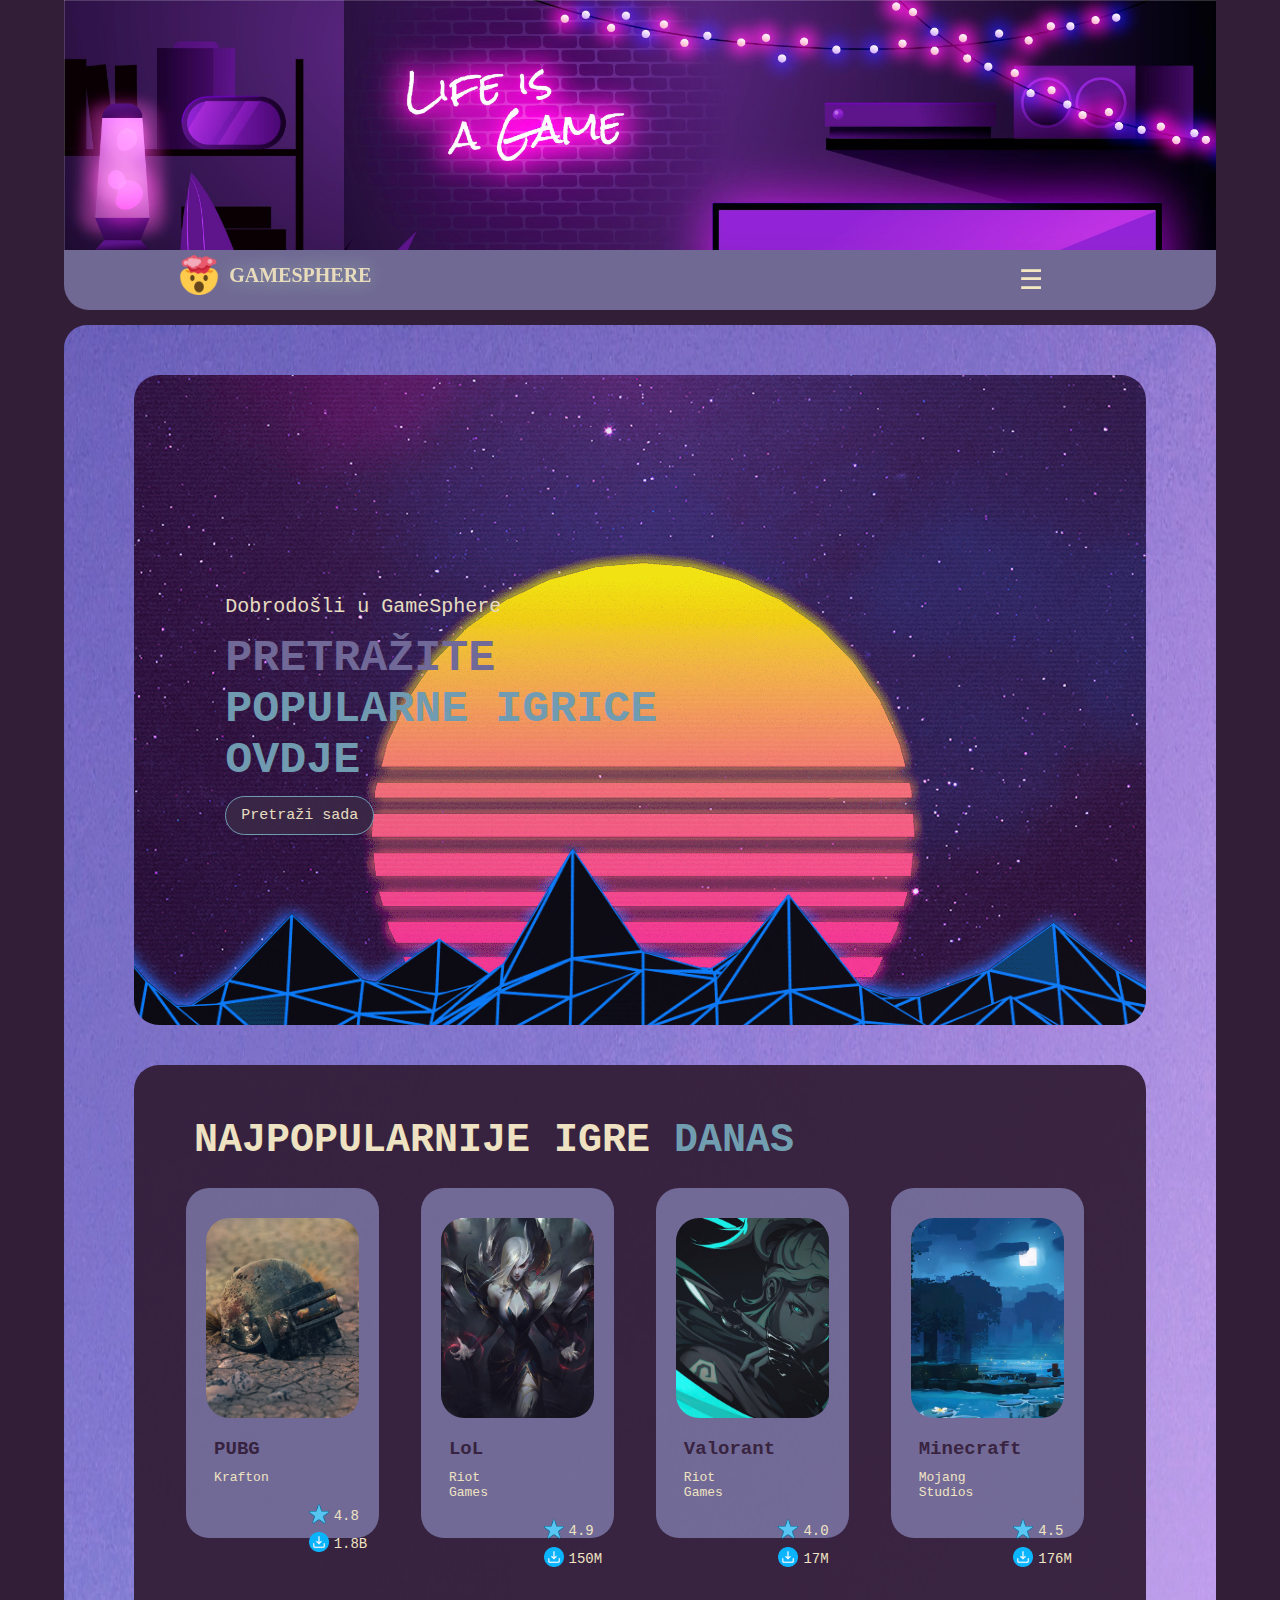
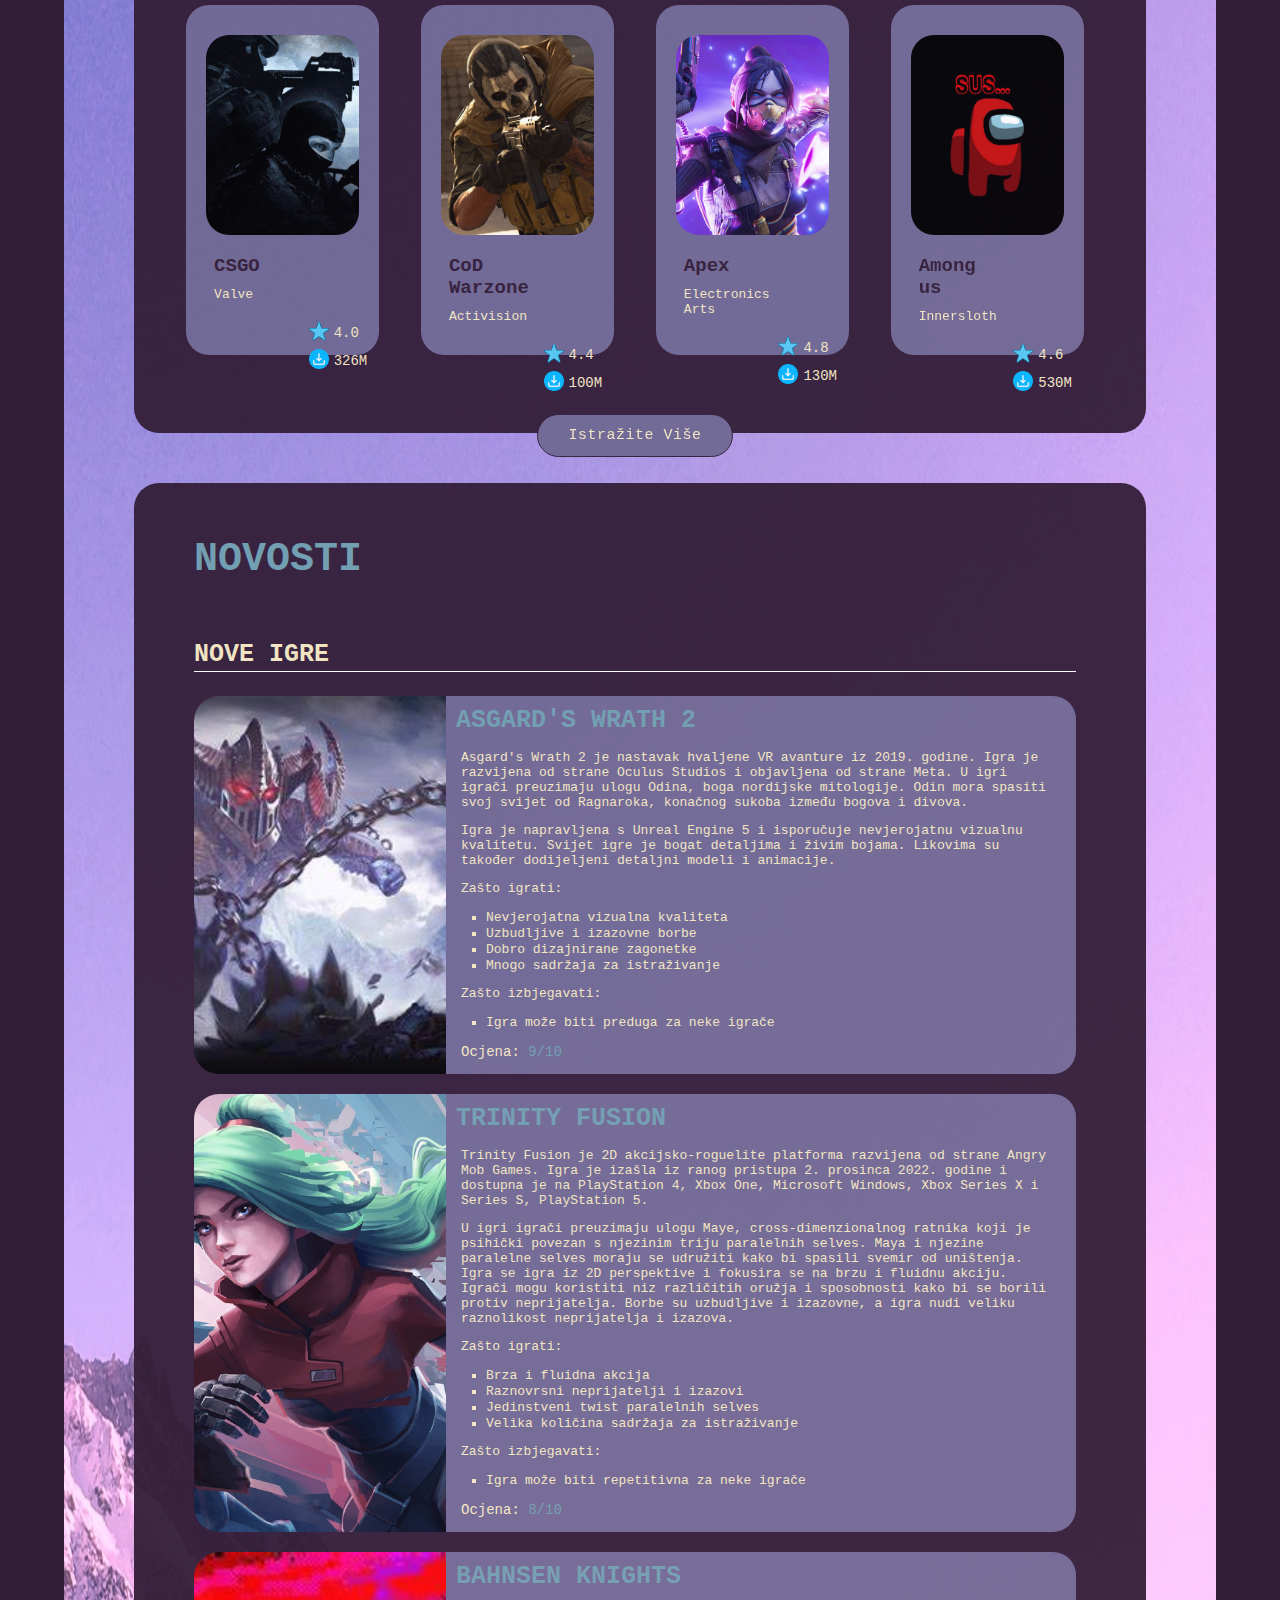
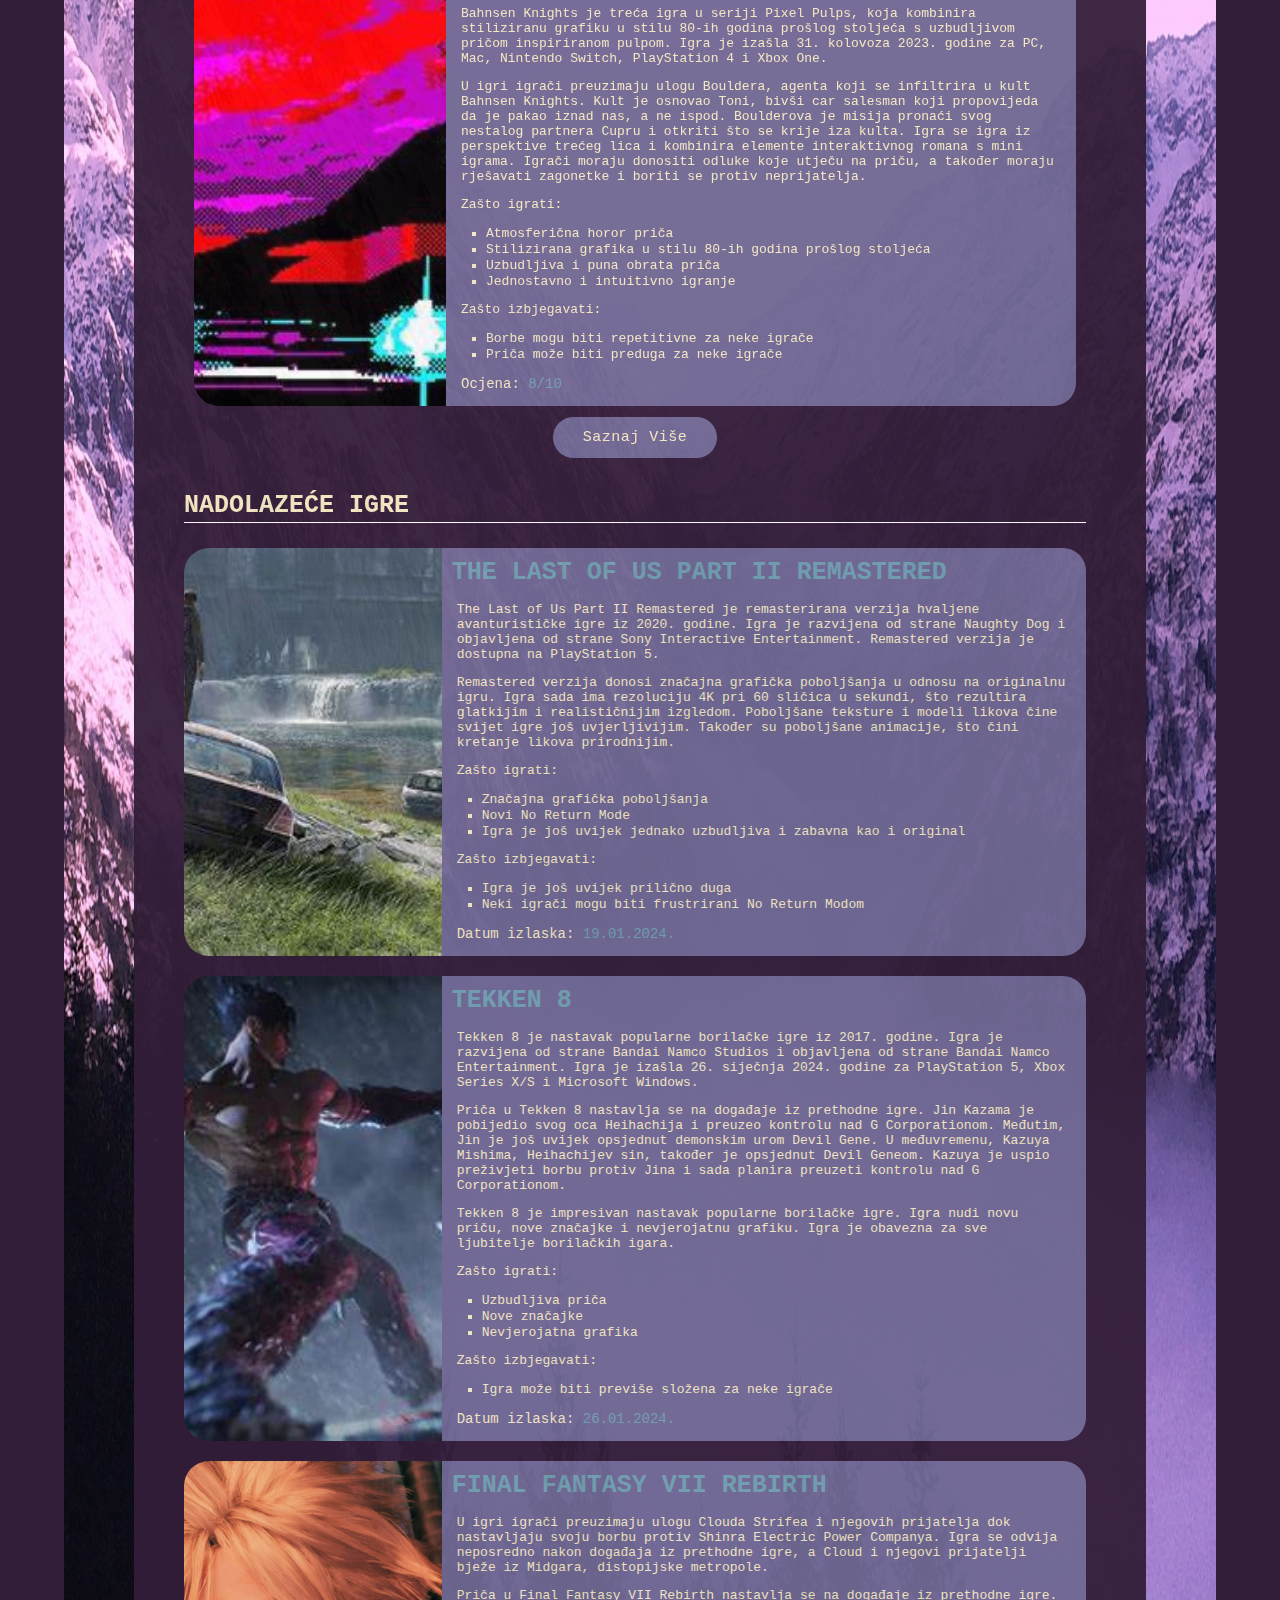
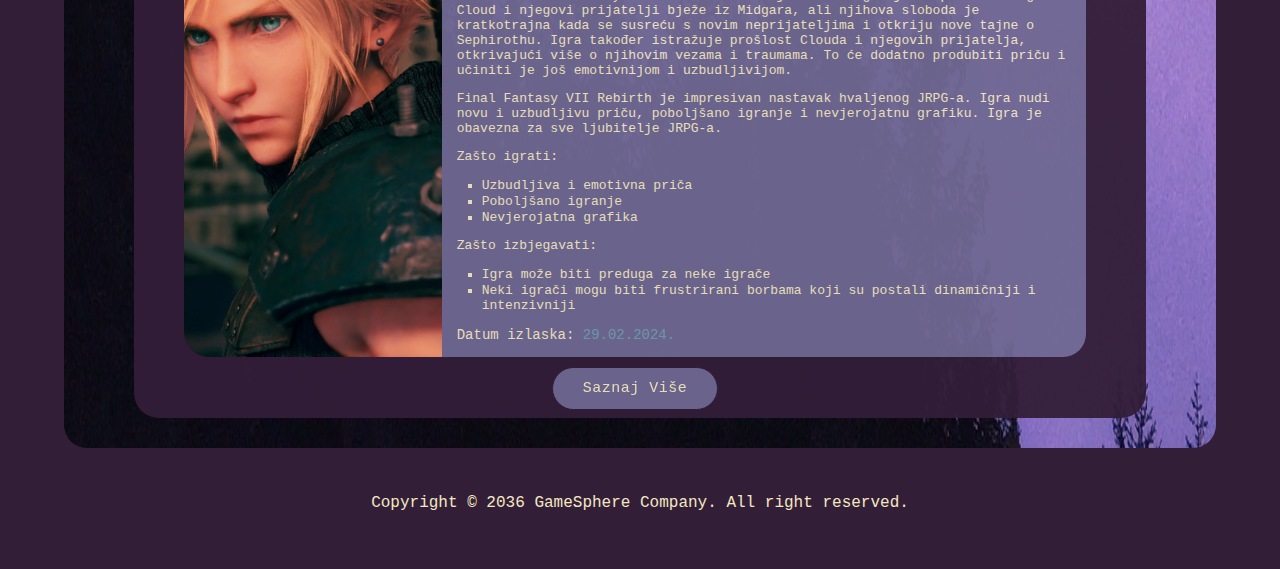
<file: Projekt/index.html>
<!DOCTYPE html>
<html>
<head>
	<title>Mateo Ljevar - projekt</title>
	<meta http-equiv="content-type" content="text/html; charset=UTF-8">
	<meta name="description" content="">
	<meta name="keywords" content="">
	<meta name="author" content="Mateo Ljevar">
	<meta name="viewport" content="width=device-width, initial-scale=1">
	<link rel="stylesheet" href="https://cdnjs.cloudflare.com/ajax/libs/font-awesome/4.7.0/css/font-awesome.min.css">
	<link rel="shortcut icon" type="image/x-icon" href="favicon/favicon.ico">		
	<link rel="stylesheet" type="text/css" href="css-java/style.css">
	<link rel="stylesheet" type="text/css" href="css-java/login.css">
	<link rel="stylesheet" type="text/css" href="css-java/signup.css">
</head>
<body>
<header style="background-image: url('slike/header.jpg')";></header>	
<div class="nav">
		<input type="checkbox" id="check">
		<label for="check" class="checkbtn">&#9776;</label>	
		<label class="logo">
			<img src="favicon/android-chrome-192x192.png">
			<h1>GAMESPHERE</h1>
			<form class="sbar">
			<input class="src" type="search" placeholder="Što te zanima?">
			<button class="sbtn" type="submit"></button>
		</form>
		</label>
		<ul>
			<label for="check" class="checkbtn" id="sik">&#9773;</label>	
			<li><a class="acmeni" href="#">Naslovna</a></li>
			<li><a href="trgovina/trgovina.html">Trgovina</a></li>
			<li><a href="kavana/kavana.html">Kavana</a></li>
			<li><a href="o-nama/nama.html">O nama</a></li>
			<li><a onclick="document.getElementById('id01').style.display='block'" style="width:auto;">Prijava</a></li>
			<li><a onclick="document.getElementById('id02').style.display='block'" style="width:auto;">Registracija</a></li>
		</ul>
</div>
<button onclick="topFunction()" id="myBtn" title="Go to top"></button>

<!-- Login -->
<div id="id01" class="logmodal" background="slike/login.jpg">
	<form class="logmodal-content loganimate" action="/action_page.php" method="post">
    <div class="logimgcontainer">
		<img src="slike/login.jpg" alt="Avatar" class="logavatar">
    </div>
    <div class="logcontainer-log">
		<label for="uname" class="logus"><b>Korisničko ime</b></label>
		<input class="login" type="text" placeholder="Unesite korisničko ime" name="uname" required>
		<label for="loguser" class="logus"><b>Lozinka</b></label>
		<input class="login" type="password" placeholder="Unesite lozinku" name="psw" required>
      	<label class="logcheck">
			<input type="checkbox" checked="checked" name="remember"> Remember me
		</label>
		<div class="fa">
		<button class="login123" type="submit">Prijava</button><br>
		<span class="fa-or">ili</span><br>
		<div class="ikona-fa">
		<a href="#"><img src="favicon/google.png" class="fa-ikona"></a>
		<a href="#"><img src="favicon/facebook.png" class="fa-ikona"></a> 
		<a href="#"><img src="favicon/twitter.png" class="fa-ikona"></a>
		</div>
    </div>
    <div class="logcontainer" style="background-color:#331E385">
		<div class="cancelrub">
		<button type="logcancel" onclick="document.getElementById('id01').style.display='none'" class="logcancel">Poništi</button></div>
		<span class="psw">Zaboravljena <a class="logpass" href="#">lozinka?</a></span>
    </div>
	</form>
	</div>
</div>
<!-- Signup -->
<div id="id02" class="smodal" background="slike/login.jpg">
	<form class="smodal-content sanimate" action="/action_page.php" method="post">
    <div class="simgcontainer">
		<img src="slike/signup.png" alt="Avatar" class="savatar">
    </div>
    <div class="scontainer-log">
		<label for="uname" class="slogus"><b>Korisničko ime</b></label>
		<input class="slogin" type="text" placeholder="Unesite korisničko ime" name="uname" required>
		<label for="smail" class="smail"><b>Email</b></label>
		<input class="slogin" type="email" placeholder="Unesite Email" name="uname" required>
		<label for="loguser" class="loguser"><b>Lozinka</b></label>
		<input class="slogin" type="password" placeholder="Unesite lozinku" name="psw" required>
		<label for="spasw" class="spasw"><b>Ponovite lozinku</b></label>
		<input class="slogin" type="password" placeholder="Unesite lozinku" name="spasw" required>
      	<label class="scheck">
			<input type="checkbox" checked="checked" name="remember" required> By creating an account you agree to our <a class="signup" href="#">Terms & Privacy.</a>
		</label>
	</div>
	<div class="scontainer" style="background-color:#331E385">
		<button class="sign123" type="submit">Registriraj me</button>
		<button type="scancel" onclick="document.getElementById('id02').style.display='none'" class="scancel">Poništi</button>
	</div>
	</form>
</div>
<script>
// Get the modal
var modal1 = document.getElementById('id01');
var modal2 = document.getElementById('id02');

// When the user clicks anywhere outside of the modal, close it
window.onclick = function(event) {
    if (event.target == modal1) {
        modal1.style.display = "none";
    }
    if (event.target == modal2) {
        modal2.style.display = "none";
    }
}
// Get the button
let mybutton = document.getElementById("myBtn");

// When the user scrolls down 20px from the top of the document, show the button
window.onscroll = function() {scrollFunction()};

function scrollFunction() {
  if (document.body.scrollTop > 200 || document.documentElement.scrollTop > 200) {
    mybutton.style.display = "block";
  } else {
    mybutton.style.display = "none";
  }
}
// When the user clicks on the button, scroll to the top of the document
function topFunction() {
  document.body.scrollTop = 0;
  document.documentElement.scrollTop = 0;
}
</script>
<button onclick="topFunction()" id="myBtn" title="Top"></button>

<!-- content -->
<div class="iza">
<div class="bn">
	<div class="bn-row">
		<div class="bn-h">Dobrodošli u GameSphere</div>
		<h4><span class="bn-s">Pretražite</span> popularne igrice ovdje</h4>
		<a class="bn-btn" href="#">Pretraži sada</a>
	</div>
</div>
<!-- Most popular -->
<div class="most-popular">
	<div class="most-popular-row">
		<h4>Najpopularnije igre <span class="mp-s">danas</span></h4>
		<div class="mp-g-row">
			<div class="mp-g">
				<div class="mp-item">
					<img src="slike/pubg.jpg" alt>
					<h4>PUBG<br><span>Krafton</span></h4>
					<ul>
						<li><i></i>4.8
						</li>
						<div class="mp-items">
						<li><i></i>1.8B
						</li></div>
					</ul>
				</div>
			</div>
			<div class="mp-g">
				<div class="mp-item">
					<img src="slike/lol.jpg" alt>
					<h4>LoL<br><span>Riot Games</span></h4>
					<ul>
						<li><i></i>4.9
						</li>
						<div class="mp-items">
						<li><i></i>150M
						</li></div>
					</ul>
				</div>
			</div>
			<div class="mp-g">
				<div class="mp-item">
					<img src="slike/valorant.jpg" alt>
					<h4>Valorant<br><span>Riot Games</span></h4>
					<ul>
						<li><i></i>4.0
						</li>
						<div class="mp-items">
						<li><i></i>17M
						</li></div>
					</ul>
				</div>
			</div>
			<div class="mp-g">
				<div class="mp-item">
					<img src="slike/minecraft.jpg" alt>
					<h4>Minecraft<br><span>Mojang Studios</span></h4>
					<ul>
						<li><i></i>4.5
						</li>
						<div class="mp-items">
						<li><i></i>176M
						</li></div>
					</ul>
				</div>
			</div>
			<div class="mp-g">
				<div class="mp-item">
					<img src="slike/csgo.jpg" alt>
					<h4>CSGO<br><span>Valve</span></h4>
					<ul>
						<li><i></i>4.0
						</li>
						<div class="mp-items">
						<li><i></i>326M
						</li></div>
					</ul>
				</div>
			</div>
			<div class="mp-g">
				<div class="mp-item">
					<img src="slike/codwar.jpg" width="100%" alt>
					<h4>CoD Warzone<br><span>Activision</span></h4>
					<ul>
						<li><i></i>4.4
						</li>
						<div class="mp-items">
						<li><i></i>100M
						</li></div>
					</ul>
				</div>
			</div>
			<div class="mp-g">
				<div class="mp-item">
					<img src="slike/apex.jpg" width="100%" alt>
					<h4>Apex<br><span>Electronics Arts</span></h4>
					<ul>
						<li><i></i>4.8
						</li>
						<div class="mp-items">
						<li><i></i>130M
						</li></div>
					</ul>
				</div>
			</div>
			<div class="mp-g">
				<div class="mp-item">
					<img src="slike/amogus.jpg" width="100%" alt>
					<h4>Among us<br><span>Innersloth</span></h4>
					<ul>
						<li><i></i>4.6
						</li>
						<div class="mp-items">
						<li><i></i>530M
						</li></div>
					</ul>
				</div>
			</div>
			<div class="mp-button">
				<div class="mpp-button">
					<a href="#">Istražite više</a>
				</div>
			</div>
		</div>
	</div>
</div>
<!-- Novosti -->
<div class="novosti">
	<div class="novosti-row">
		<h4>Novosti</h4>
		<div class="novosti-g-row">
			<div class="nove-igre">
				<h6>Nove igre</h6><div id="border-nov"></div>
				<div class="novosti-g">
					<div class="novosti-item">
						<img src="slike/asgard.jpg">
						<div class="novosti-item-txt">
							<h6>Asgard's Wrath 2</h6>
							<p>Asgard's Wrath 2 je nastavak hvaljene VR avanture iz 2019. godine. Igra je razvijena od strane Oculus Studios i objavljena od strane Meta. U igri igrači preuzimaju ulogu Odina, boga nordijske mitologije. Odin mora spasiti svoj svijet od Ragnaroka, konačnog sukoba između bogova i divova.</p>
							<p>Igra je napravljena s Unreal Engine 5 i isporučuje nevjerojatnu vizualnu kvalitetu. Svijet igre je bogat detaljima i živim bojama. Likovima su također dodijeljeni detaljni modeli i animacije.</p>
							<p>Zašto igrati:</p>
							<ul>
								<li>Nevjerojatna vizualna kvaliteta</li>
								<li>Uzbudljive i izazovne borbe</li>
								<li>Dobro dizajnirane zagonetke</li>
								<li>Mnogo sadržaja za istraživanje</li>
							</ul>
							<p>Zašto izbjegavati:</p>
							<ul>
								<li>Igra može biti preduga za neke igrače</li>
							</ul>
							<p style="font-size:14px;">Ocjena: <span style="color:#70A0AF">9/10</span></p>
						</div>
					</div>
					<div class="novosti-item">
						<img src="slike/trinity.jpg">
						<div class="novosti-item-txt">
							<h6>Trinity Fusion</h6>
							<p>Trinity Fusion je 2D akcijsko-roguelite platforma razvijena od strane Angry Mob Games. Igra je izašla iz ranog pristupa 2. prosinca 2022. godine i dostupna je na PlayStation 4, Xbox One, Microsoft Windows, Xbox Series X i Series S, PlayStation 5.</p>
							<p>U igri igrači preuzimaju ulogu Maye, cross-dimenzionalnog ratnika koji je psihički povezan s njezinim triju paralelnih selves. Maya i njezine paralelne selves moraju se udružiti kako bi spasili svemir od uništenja. Igra se igra iz 2D perspektive i fokusira se na brzu i fluidnu akciju. Igrači mogu koristiti niz različitih oružja i sposobnosti kako bi se borili protiv neprijatelja. Borbe su uzbudljive i izazovne, a igra nudi veliku raznolikost neprijatelja i izazova.</p>
							<p>Zašto igrati:</p>
							<ul>
								<li>Brza i fluidna akcija</li>
								<li>Raznovrsni neprijatelji i izazovi</li>
								<li>Jedinstveni twist paralelnih selves</li>
								<li>Velika količina sadržaja za istraživanje</li>
							</ul>
							<p>Zašto izbjegavati:</p>
							<ul>
								<li>Igra može biti repetitivna za neke igrače</li>
							</ul>
							<p style="font-size:14px;">Ocjena: <span style="color:#70A0AF">8/10</span></p>
						</div>
					</div>
					<div class="novosti-item">
						<img src="slike/knight.jpg">
						<div class="novosti-item-txt">
							<h6>Bahnsen Knights</h6>
							<p>Bahnsen Knights je treća igra u seriji Pixel Pulps, koja kombinira stiliziranu grafiku u stilu 80-ih godina prošlog stoljeća s uzbudljivom pričom inspiriranom pulpom. Igra je izašla 31. kolovoza 2023. godine za PC, Mac, Nintendo Switch, PlayStation 4 i Xbox One.</p>
							<p>U igri igrači preuzimaju ulogu Bouldera, agenta koji se infiltrira u kult Bahnsen Knights. Kult je osnovao Toni, bivši car salesman koji propovijeda da je pakao iznad nas, a ne ispod. Boulderova je misija pronaći svog nestalog partnera Cupru i otkriti što se krije iza kulta.
							Igra se igra iz perspektive trećeg lica i kombinira elemente interaktivnog romana s mini igrama. Igrači moraju donositi odluke koje utječu na priču, a također moraju rješavati zagonetke i boriti se protiv neprijatelja.</p>
							<p>Zašto igrati:</p>
							<ul>
								<li>Atmosferična horor priča</li>
								<li>Stilizirana grafika u stilu 80-ih godina prošlog stoljeća</li>
								<li>Uzbudljiva i puna obrata priča</li>
								<li>Jednostavno i intuitivno igranje</li>
							</ul>
							<p>Zašto izbjegavati:</p>
							<ul>
								<li>Borbe mogu biti repetitivne za neke igrače</li>
								<li>Priča može biti preduga za neke igrače</li>
							</ul>
							<p style="font-size:14px;">Ocjena: <span style="color:#70A0AF">8/10</span></p>
						</div>	
					
					</div>
				</div>
				<div class="gt-button">
					<div class="gtt-button">
						<a href="#">Saznaj više</a>
					</div>
				</div>
			</div>
			<div class="dalje">
				<h6>Nadolazeće igre</h6><div id="border-nov"></div>
				<div class="novosti-g">
					<div class="novosti-item">
						<img src="slike/lass.jpg">
						<div class="novosti-item-txt">
							<h6>The Last of Us Part II Remastered</h6>
							<p>The Last of Us Part II Remastered je remasterirana verzija hvaljene avanturističke igre iz 2020. godine. Igra je razvijena od strane Naughty Dog i objavljena od strane Sony Interactive Entertainment. Remastered verzija je dostupna na PlayStation 5.</p>
							<p>Remastered verzija donosi značajna grafička poboljšanja u odnosu na originalnu igru. Igra sada ima rezoluciju 4K pri 60 sličica u sekundi, što rezultira glatkijim i realističnijim izgledom. Poboljšane teksture i modeli likova čine svijet igre još uvjerljivijim. Također su poboljšane animacije, što čini kretanje likova prirodnijim.</p>
							<p>Zašto igrati:</p>
							<ul>
								<li>Značajna grafička poboljšanja</li>
								<li>Novi No Return Mode</li>
								<li>Igra je još uvijek jednako uzbudljiva i zabavna kao i original</li>
							</ul>
							<p>Zašto izbjegavati:</p>
							<ul>
								<li>Igra je još uvijek prilično duga</li>
								<li>Neki igrači mogu biti frustrirani No Return Modom</li>
							</ul>
							<p style="font-size:14px;">Datum izlaska: <span style="color:#70A0AF">19.01.2024.</span></p>
						</div>
					</div>
					<div class="novosti-item">
						<img src="slike/tekken.jpg">
						<div class="novosti-item-txt">
							<h6>Tekken 8</h6>
							<p>Tekken 8 je nastavak popularne borilačke igre iz 2017. godine. Igra je razvijena od strane Bandai Namco Studios i objavljena od strane Bandai Namco Entertainment. Igra je izašla 26. siječnja 2024. godine za PlayStation 5, Xbox Series X/S i Microsoft Windows.</p>
							<p>Priča u Tekken 8 nastavlja se na događaje iz prethodne igre. Jin Kazama je pobijedio svog oca Heihachija i preuzeo kontrolu nad G Corporationom. Međutim, Jin je još uvijek opsjednut demonskim urom Devil Gene. U međuvremenu, Kazuya Mishima, Heihachijev sin, također je opsjednut Devil Geneom. Kazuya je uspio preživjeti borbu protiv Jina i sada planira preuzeti kontrolu nad G Corporationom.</p>
							<p>Tekken 8 je impresivan nastavak popularne borilačke igre. Igra nudi novu priču, nove značajke i nevjerojatnu grafiku. Igra je obavezna za sve ljubitelje borilačkih igara.</p>
							<p>Zašto igrati:</p>
							<ul>
								<li>Uzbudljiva priča</li>
								<li>Nove značajke</li>
								<li>Nevjerojatna grafika</li>
							</ul>
							<p>Zašto izbjegavati:</p>
							<ul>
								<li>Igra može biti previše složena za neke igrače</li>
							</ul>
							<p style="font-size:14px;">Datum izlaska: <span style="color:#70A0AF">26.01.2024.</span></p>
						</div>
					</div>
					<div class="novosti-item">
						<img src="slike/final.jpg">
						<div class="novosti-item-txt">
							<h6>Final Fantasy VII Rebirth</h6>
							<p>U igri igrači preuzimaju ulogu Clouda Strifea i njegovih prijatelja dok nastavljaju svoju borbu protiv Shinra Electric Power Companya. Igra se odvija neposredno nakon događaja iz prethodne igre, a Cloud i njegovi prijatelji bježe iz Midgara, distopijske metropole.</p>
							<p>Priča u Final Fantasy VII Rebirth nastavlja se na događaje iz prethodne igre. Cloud i njegovi prijatelji bježe iz Midgara, ali njihova sloboda je kratkotrajna kada se susreću s novim neprijateljima i otkriju nove tajne o Sephirothu.
							Igra također istražuje prošlost Clouda i njegovih prijatelja, otkrivajući više o njihovim vezama i traumama. To će dodatno produbiti priču i učiniti je još emotivnijom i uzbudljivijom.</p>
							<p>Final Fantasy VII Rebirth je impresivan nastavak hvaljenog JRPG-a. Igra nudi novu i uzbudljivu priču, poboljšano igranje i nevjerojatnu grafiku. Igra je obavezna za sve ljubitelje JRPG-a.</p>
							<p>Zašto igrati:</p>
							<ul>
								<li>Uzbudljiva i emotivna priča</li>
								<li>Poboljšano igranje</li>
								<li>Nevjerojatna grafika</li>
							</ul>
							<p>Zašto izbjegavati:</p>
							<ul>
								<li>Igra može biti preduga za neke igrače</li>
								<li>Neki igrači mogu biti frustrirani borbama koji su postali dinamičniji i intenzivniji</li>
							</ul>
							<p style="font-size:14px;">Datum izlaska: <span style="color:#70A0AF">29.02.2024.</span></p>
						</div>
					</div>
					
				</div>
				<div class="gt-button">
					<div class="gtt-button">
						<a href="#">Saznaj više</a>
					</div>
				</div>
			</div>
		</div>
		</div>
	</div>
</div>
</div>
<footer>
	<div class="fcont">
		<p>Copyright © 2036 <a href="#">GameSphere</a> Company. All right reserved.</p>
	</div>
</footer>
</body>
</html>
</file>
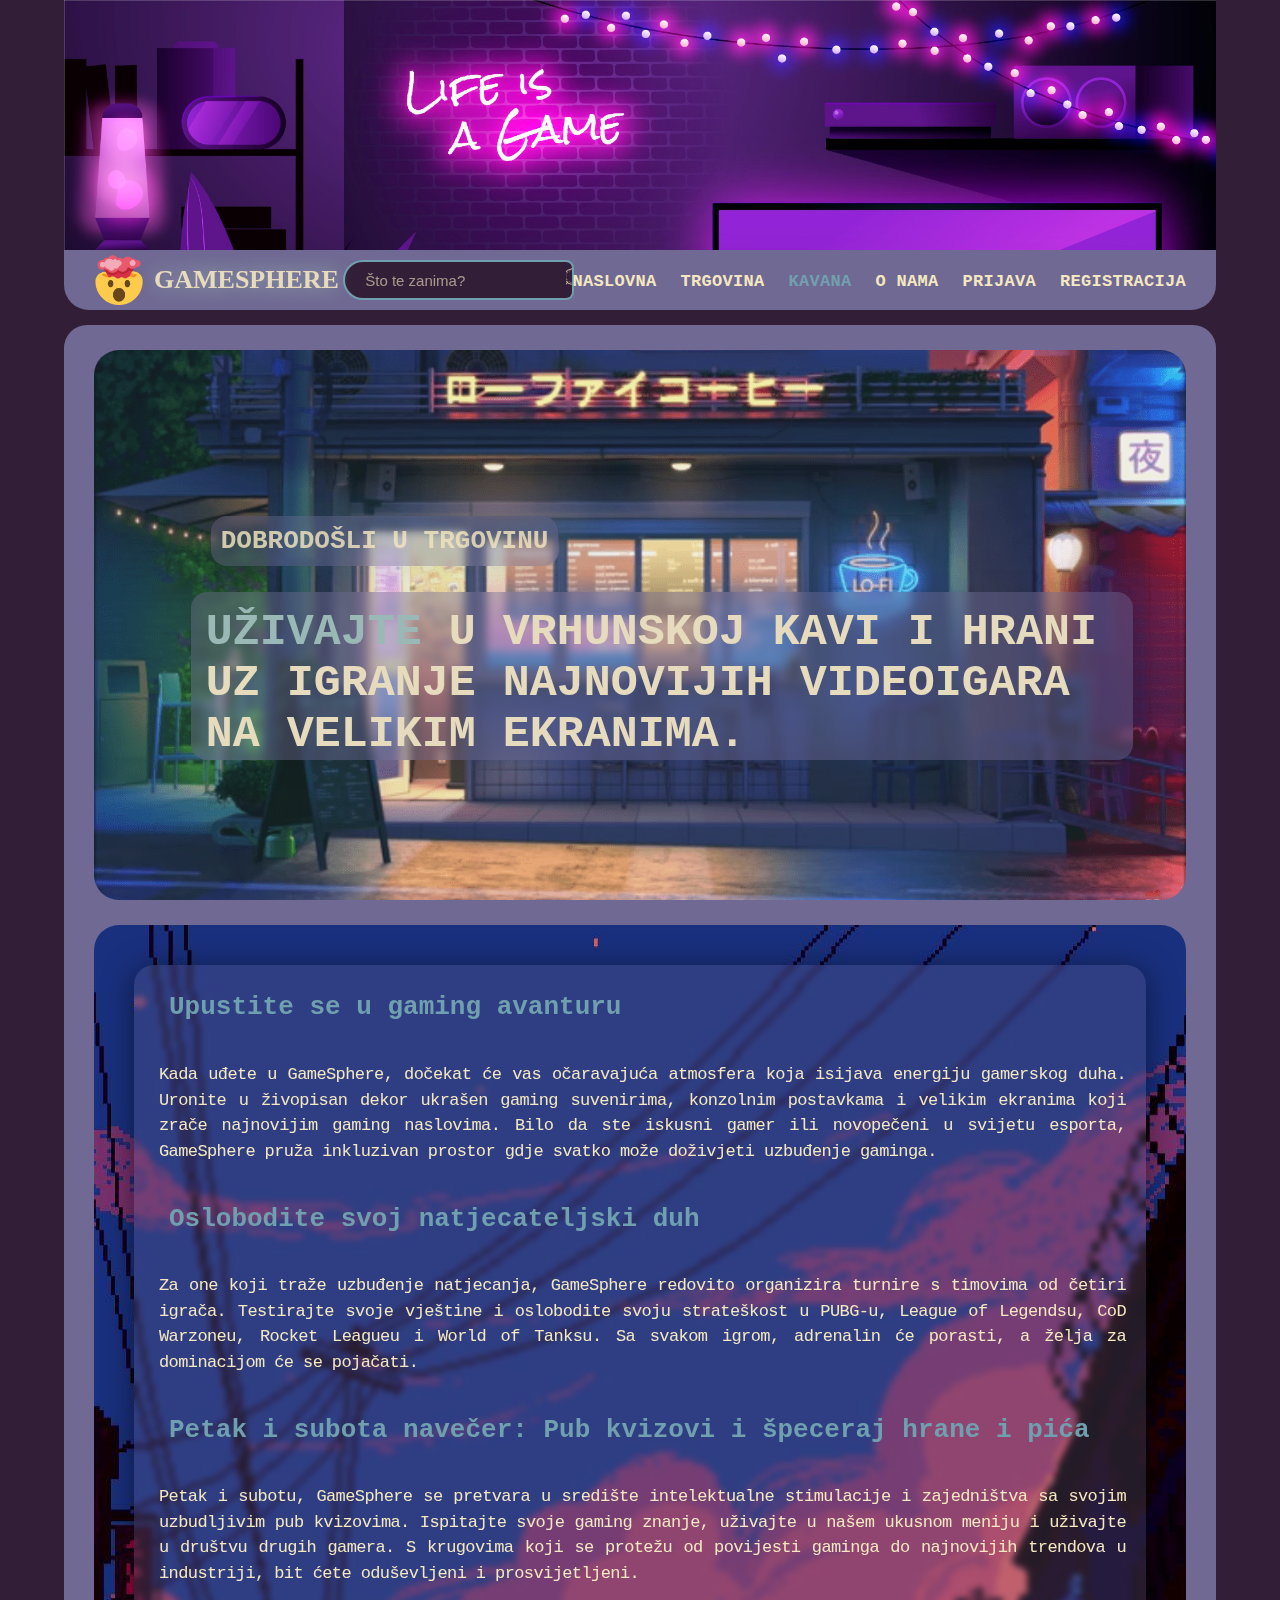
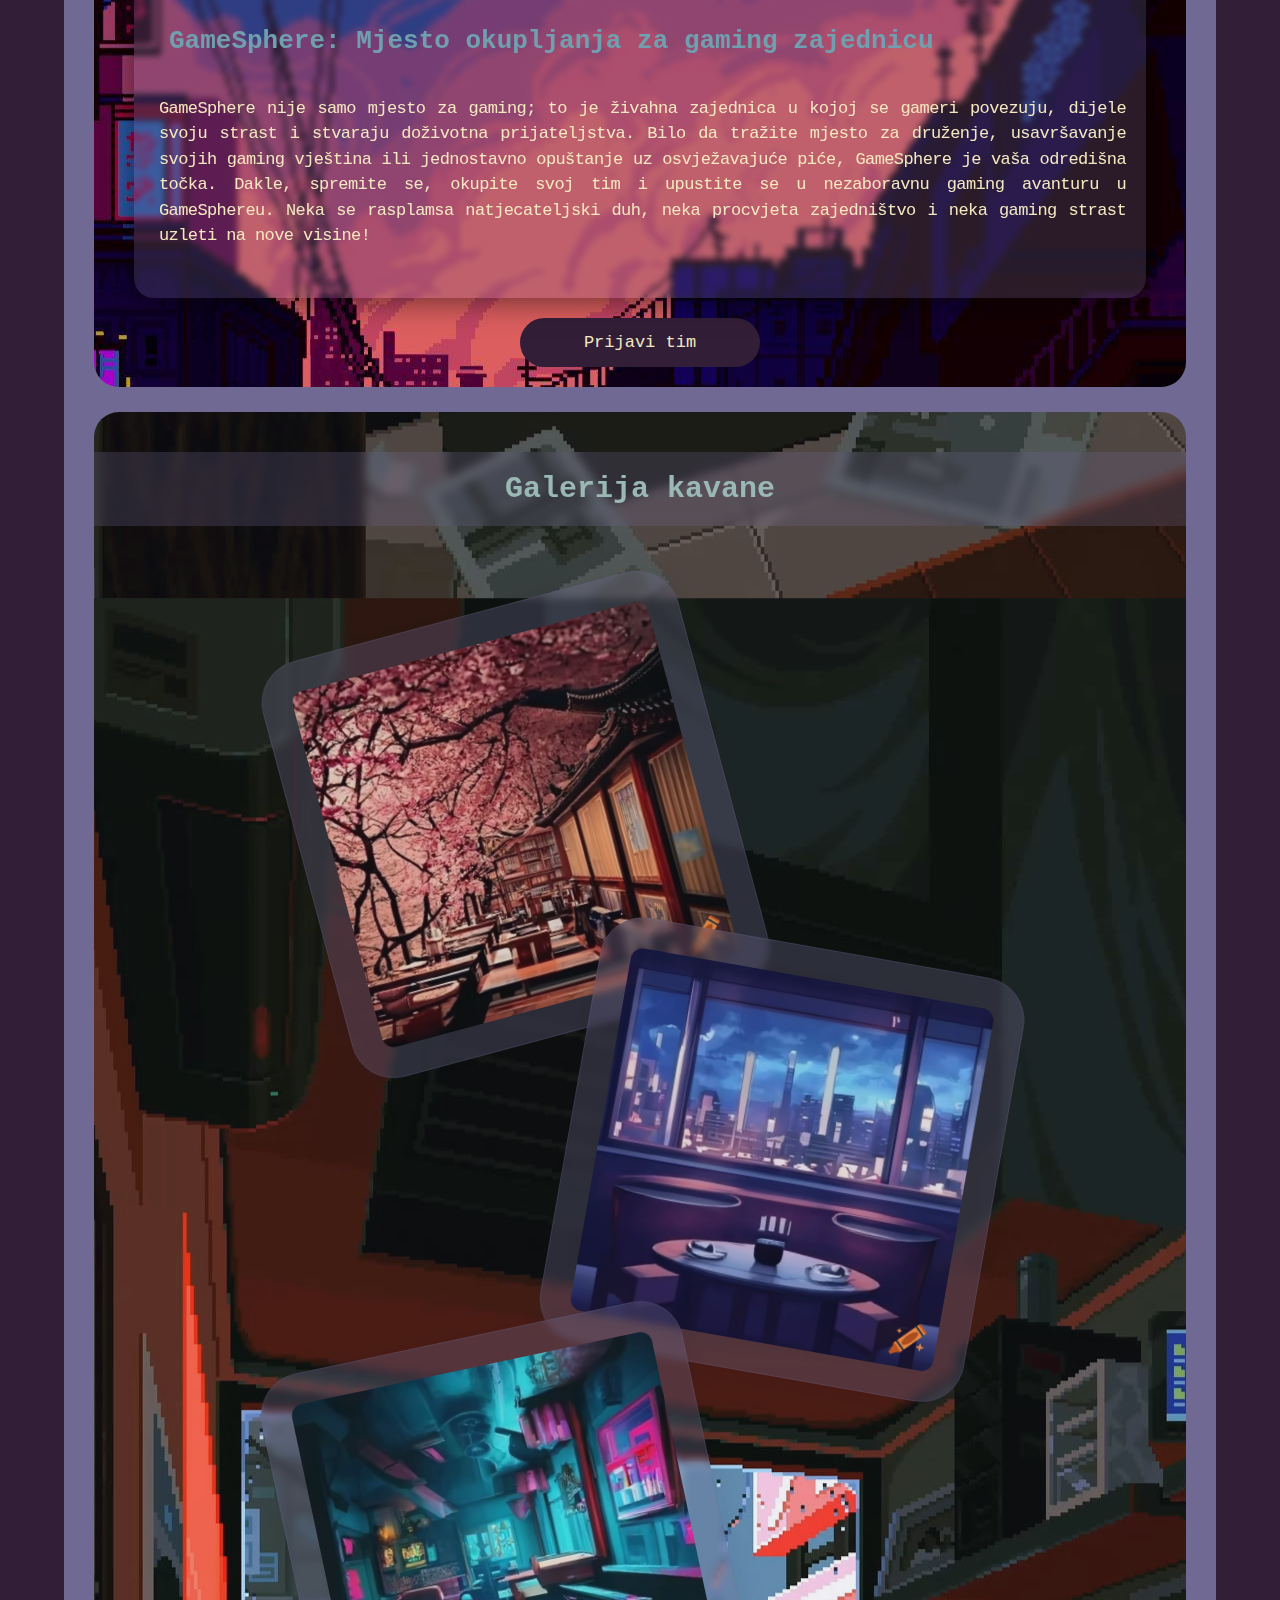
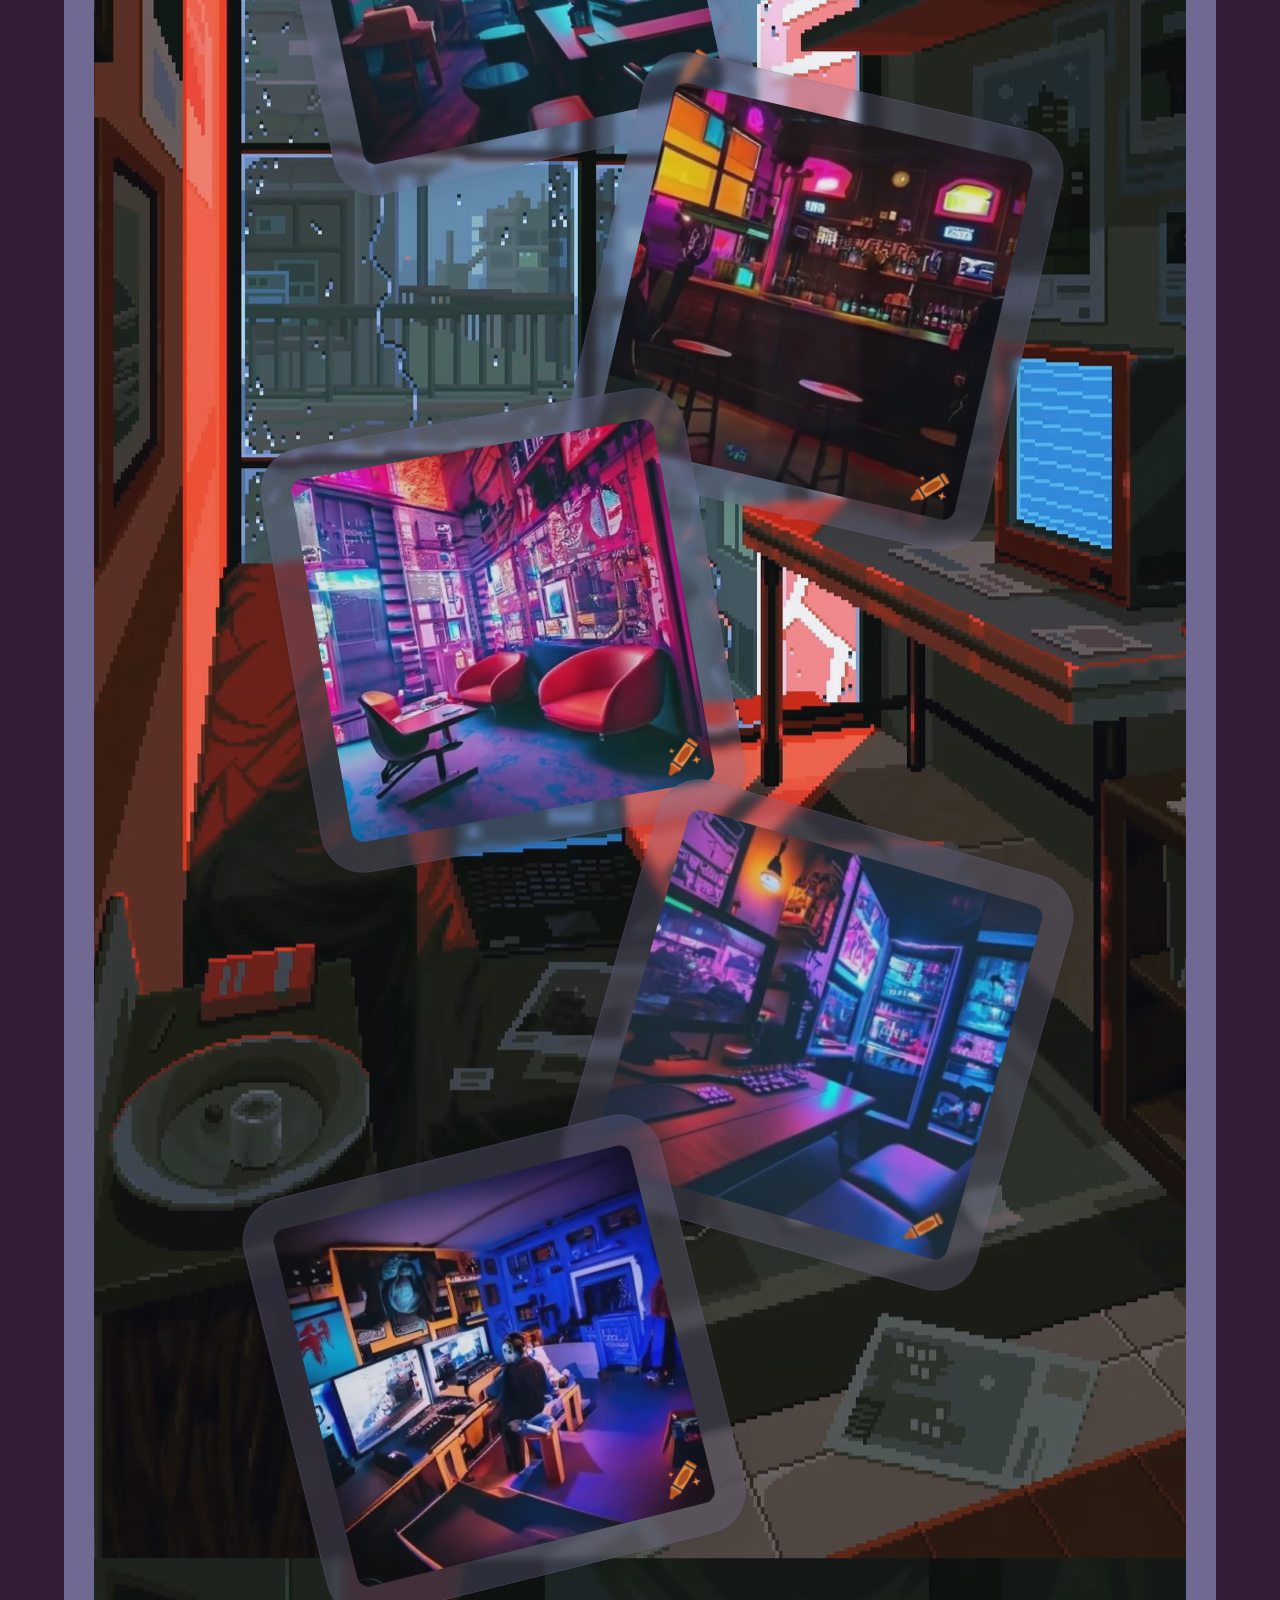
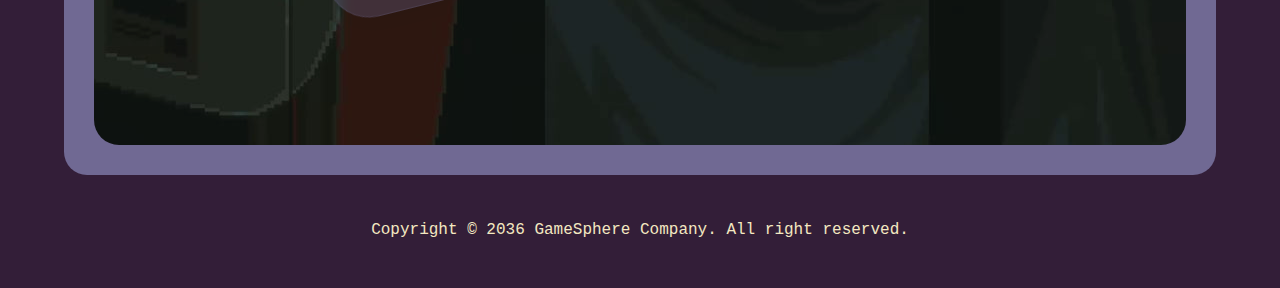
<file: Projekt/kavana/kavana.html>
<!DOCTYPE html>
<html>
<head>
	<title>Mateo Ljevar - projekt</title>
	<meta http-equiv="content-type" content="text/html; charset=UTF-8">
	<meta name="description" content="">
	<meta name="keywords" content="">
	<meta name="author" content="Mateo Ljevar">
	<meta name="viewport" content="width=device-width, initial-scale=1">
	<link rel="shortcut icon" type="image/x-icon" href="../favicon/favicon.ico">		
	<link rel="stylesheet" type="text/css" href="../css-java/login.css">
	<link rel="stylesheet" type="text/css" href="../css-java/signup.css">
	<link rel="stylesheet" type="text/css" href="kavana.css">
</head>
<body>
<header style="background-image: url('slike/header.jpg')";></header>
<div class="nav">
		<input type="checkbox" id="check">
		<label for="check" class="checkbtn">&#9776;</label>	
		<label class="logo">
			<img src="../favicon/android-chrome-192x192.png">
			<h1>GAMESPHERE</h1>
			<form class="sbar">
			<input class="src" type="search" placeholder="Što te zanima?">
			<button class="sbtn" type="submit"></button>
		</form>
		</label>
		<ul>
			<label for="check" class="checkbtn" id="sik">&#9773;</label>	
			<li><a href="../index.html">Naslovna</a></li>
			<li><a href="../trgovina/trgovina.html">Trgovina</a></li>
			<li><a class="acmeni" href="#">Kavana</a></li>
			<li><a href="../o-nama/nama.html">O nama</a></li>
			<li><a onclick="document.getElementById('id01').style.display='block'" style="width:auto;">Prijava</a></li>
			<li><a onclick="document.getElementById('id02').style.display='block'" style="width:auto;">Registracija</a></li>
		</ul>
</div>
<button onclick="topFunction()" id="myBtn" title="Go to top"></button>
<!-- Login -->
<div id="id01" class="logmodal" background="../slike/login.jpg">
	<form class="logmodal-content loganimate" action="/action_page.php" method="post">
    <div class="logimgcontainer">
		<img src="../slike/login.jpg" alt="Avatar" class="logavatar">
    </div>
    <div class="logcontainer-log">
		<label for="uname" class="logus"><b>Korisničko ime</b></label>
		<input class="login" type="text" placeholder="Unesite korisničko ime" name="uname" required>
		<label for="loguser" class="logus"><b>Lozinka</b></label>
		<input class="login" type="password" placeholder="Unesite lozinku" name="psw" required>
      	<label class="logcheck">
			<input type="checkbox" checked="checked" name="remember"> Remember me
		</label>
		<div class="fa">
		<button class="login123" type="submit">Prijava</button><br>
		<span class="fa-or">ili</span><br>
		<div class="ikona-fa">
		<a href="#"><img src="../favicon/google.png" class="fa-ikona"></a>
		<a href="#"><img src="../favicon/facebook.png" class="fa-ikona"></a> 
		<a href="#"><img src="../favicon/twitter.png" class="fa-ikona"></a>
		</div>
    </div>
    <div class="logcontainer" style="background-color:#331E385">
		<div class="cancelrub">
		<button type="logcancel" onclick="document.getElementById('id01').style.display='none'" class="logcancel">Poništi</button></div>
		<span class="psw">Zaboravljena <a class="logpass" href="#">lozinka?</a></span>
    </div>
	</form>
	</div>
</div>
<!-- Signup -->
<div id="id02" class="smodal" background="../slike/login.jpg">
	<form class="smodal-content sanimate" action="/action_page.php" method="post">
    <div class="simgcontainer">
		<img src="../slike/signup.png" alt="Avatar" class="savatar">
    </div>
    <div class="scontainer-log">
		<label for="uname" class="slogus"><b>Korisničko ime</b></label>
		<input class="slogin" type="text" placeholder="Unesite korisničko ime" name="uname" required>
		<label for="smail" class="smail"><b>Email</b></label>
		<input class="slogin" type="email" placeholder="Unesite Email" name="uname" required>
		<label for="loguser" class="loguser"><b>Lozinka</b></label>
		<input class="slogin" type="password" placeholder="Unesite lozinku" name="psw" required>
		<label for="spasw" class="spasw"><b>Ponovite lozinku</b></label>
		<input class="slogin" type="password" placeholder="Unesite lozinku" name="spasw" required>
      	<label class="scheck">
			<input type="checkbox" checked="checked" name="remember" required> By creating an account you agree to our <a class="signup" href="#">Terms & Privacy.</a>
		</label>
	</div>
	<div class="scontainer" style="background-color:#331E385">
		<button class="sign123" type="submit">Registriraj me</button>
		<button type="scancel" onclick="document.getElementById('id02').style.display='none'" class="scancel">Poništi</button>
	</div>
	</form>
</div>
<script>
// Get the modal
var modal1 = document.getElementById('id01');
var modal2 = document.getElementById('id02');

// When the user clicks anywhere outside of the modal, close it
window.onclick = function(event) {
    if (event.target == modal1) {
        modal1.style.display = "none";
    }
    if (event.target == modal2) {
        modal2.style.display = "none";
    }
}
// Get the button
let mybutton = document.getElementById("myBtn");

// When the user scrolls down 20px from the top of the document, show the button
window.onscroll = function() {scrollFunction()};

function scrollFunction() {
  if (document.body.scrollTop > 200 || document.documentElement.scrollTop > 200) {
    mybutton.style.display = "block";
  } else {
    mybutton.style.display = "none";
  }
}
// When the user clicks on the button, scroll to the top of the document
function topFunction() {
  document.body.scrollTop = 0;
  document.documentElement.scrollTop = 0;
}
</script>
<button onclick="topFunction()" id="myBtn" title="Top"></button>
<div class="iza">
	<div class="bn">
		<div class="bn-row">
			<div class="nekaj"><h3>Dobrodošli u trgovinu</h3></div>
			<h4 class="bn-back"><span class="bn-s">Uživajte</span> u vrhunskoj kavi i hrani uz igranje najnovijih videoigara na velikim ekranima.</h4>
		</div>
	</div>
	<div class="forma">
		<div class="opis">
			<h1>Upustite se u gaming avanturu</h1>
			<h6>Kada uđete u GameSphere, dočekat će vas očaravajuća atmosfera koja isijava energiju gamerskog duha. Uronite u živopisan dekor ukrašen gaming suvenirima, konzolnim postavkama i velikim ekranima koji zrače najnovijim gaming naslovima. Bilo da ste iskusni gamer ili novopečeni u svijetu esporta, GameSphere pruža inkluzivan prostor gdje svatko može doživjeti uzbuđenje gaminga.</h6>
			<h1>Oslobodite svoj natjecateljski duh</h1>
			<h6>Za one koji traže uzbuđenje natjecanja, GameSphere redovito organizira turnire s timovima od četiri igrača. Testirajte svoje vještine i oslobodite svoju strateškost u PUBG-u, League of Legendsu, CoD Warzoneu, Rocket Leagueu i World of Tanksu. Sa svakom igrom, adrenalin će porasti, a želja za dominacijom će se pojačati.</h6>
			<h1>Petak i subota navečer: Pub kvizovi i špeceraj hrane i pića</h1>
			<h6>Petak i subotu, GameSphere se pretvara u središte intelektualne stimulacije i zajedništva sa svojim uzbudljivim pub kvizovima. Ispitajte svoje gaming znanje, uživajte u našem ukusnom meniju i uživajte u društvu drugih gamera. S krugovima koji se protežu od povijesti gaminga do najnovijih trendova u industriji, bit ćete oduševljeni i prosvijetljeni.</h6>
			<h1>GameSphere: Mjesto okupljanja za gaming zajednicu</h1>
			<h6>GameSphere nije samo mjesto za gaming; to je živahna zajednica u kojoj se gameri povezuju, dijele svoju strast i stvaraju doživotna prijateljstva. Bilo da tražite mjesto za druženje, usavršavanje svojih gaming vještina ili jednostavno opuštanje uz osvježavajuće piće, GameSphere je vaša odredišna točka.
			Dakle, spremite se, okupite svoj tim i upustite se u nezaboravnu gaming avanturu u GameSphereu. Neka se rasplamsa natjecateljski duh, neka procvjeta zajedništvo i neka gaming strast uzleti na nove visine!</h6>
		</div>
		<input type="checkbox" id="prijav" name="prijava tima" class="prijavs">
		<label class="prijav-b" for="prijav">Prijavi tim</label>
		<div class="box">
		<div class="prijava">
			<h1>Prijava tima</h1>
			<div class="kutija">
				<input type="radio" id="kapetan" name="filter" class="radiobtn" checked>
				<input type="radio" id="clan1" name="filter" class="radiobtn">
				<input type="radio" id="clan2" name="filter" class="radiobtn">
				<input type="radio" id="clan3" name="filter" class="radiobtn">
				<header class="klik">	
					<label for="kapetan" class="filter-label kapetan">Kapetan</label>
					<label for="clan1" class="filter-label clan1">Član 2</label>
					<label for="clan2" class="filter-label clan2">Član 3</label>
					<label for="clan3" class="filter-label clan3">Član 4</label>
				</header>
				<main id="sk1">
					<form class="np" action="/action_page.php" method="post">
					<header class="p-kap">
						<h1>Kapetan</h1>
						<label for="uname" class="labala"><b>Ime</b></label>
						<input type="text" class="labala" placeholder="Unesite ime" required>
						<label for="uname" class="labala"><b>Prezime</b></label>
						<input type="text" class="labala" placeholder="Unesite prezime" required>
						<label for="uname" class="labala"><b>Email adresa</b></label>
						<input type="email" class="labala" placeholder="Unesite email" required>						
					</header>
					<span id="linija"></span>
					<div class="kolum">
					<label for="uname" class="labala"><b>Broj mobitela</b></label>
						<input type="tel" class="labala" placeholder="Unesite broj mobitela" required>
					<label class="dat" for="datum">Odaberite datum</label>
					<input type="date" name="dateofbirth" id="datum" value="2024-01-26" min="2024-01-19" max="2024-04-20">
					</div>
					<span id="linija"></span>
					<span class="butt">
						<button type="submit">Prijavi tim</button>
						<button type="reset">Odustani</button>
					</span>
					</form>
				</main>
				<main id="sk2">
					<form class="clan-1" action="/action_page.php" method="post">
					<header class="p-kap">
						<h1>Igrač #2</h1>
						<label for="uname" class="labala"><b>Ime</b></label>
						<input type="text" class="labala" placeholder="Unesite ime" required>
						<label for="uname" class="labala"><b>Prezime</b></label>
						<input type="text" class="labala" placeholder="Unesite prezime" required>
						<label for="uname" class="labala"><b>Email adresa</b></label>
						<input type="email" class="labala" placeholder="Unesite email" required>						
					</header>
					<span id="linija"></span>
					<div class="kolum">
					<label for="uname" class="labala"><b>Broj mobitela</b></label>
						<input type="tel" class="labala" placeholder="Unesite broj mobitela" required>
					<label class="dat" for="datum">Odaberite datum</label>
					<input type="date" name="dateofbirth" id="datum" value="2024-01-26" min="2024-01-19" max="2024-04-20">
					</div>
					<span id="linija"></span>
					</form>
				</main>
				<main id="sk3">
					<form class="clan-1" action="/action_page.php" method="post">
					<header class="p-kap">
						<h1>Igrač #3</h1>
						<label for="uname" class="labala"><b>Ime</b></label>
						<input type="text" class="labala" placeholder="Unesite ime" required>
						<label for="uname" class="labala"><b>Prezime</b></label>
						<input type="text" class="labala" placeholder="Unesite prezime" required>
						<label for="uname" class="labala"><b>Email adresa</b></label>
						<input type="email" class="labala" placeholder="Unesite email" required>						
					</header>
					<span id="linija"></span>
					<div class="kolum">
					<label for="uname" class="labala"><b>Broj mobitela</b></label>
						<input type="tel" class="labala" placeholder="Unesite broj mobitela" required>
					<label class="dat" for="datum">Odaberite datum</label>
					<input type="date" name="dateofbirth" id="datum" value="2024-01-26" min="2024-01-19" max="2024-04-20">
					</div>
					<span id="linija"></span>
					</form>
				</main>
				<main id="sk4">
					<form class="clan-1" action="/action_page.php" method="post">
					<header class="p-kap">
						<h1>Igrač #4</h1>
						<label for="uname" class="labala"><b>Ime</b></label>
						<input type="text" class="labala" placeholder="Unesite ime" required>
						<label for="uname" class="labala"><b>Prezime</b></label>
						<input type="text" class="labala" placeholder="Unesite prezime" required>
						<label for="uname" class="labala"><b>Email adresa</b></label>
						<input type="email" class="labala" placeholder="Unesite email" required>						
					</header>
					<span id="linija"></span>
					<div class="kolum">
					<label for="uname" class="labala"><b>Broj mobitela</b></label>
						<input type="tel" class="labala" placeholder="Unesite broj mobitela" required>
					<label class="dat" for="datum">Odaberite datum</label>
					<input type="date" name="dateofbirth" id="datum" value="2024-01-26" min="2024-01-19" max="2024-04-20">
					</div>
					<span id="linija"></span>
					</form>
				</main>
			</div>
		</div>
		</div>
	</div>
	<div class="giza">
		<h1>Galerija kavane</h1>
		<div class="cont">
			<img src="slike/ter.png" id="slika1" style="border-radius:10%;opacity:0.95;">
			<img src="slike/inside1.png" id="slika7" style="border-radius:10%;opacity:0.95;">
			<img src="slike/inside3.png" id="slika2" style="border-radius:10%;opacity:0.95;">
			<img src="slike/inside4.png" id="slika3" style="border-radius:10%;opacity:0.95;">
			<img src="slike/inside5.png" id="slika4" style="border-radius:10%;opacity:0.95;">
			<img src="slike/gamepc.png" id="slika5" style="border-radius:10%;opacity:0.95;">
			<img src="slike/gamepc2.png" id="slika6" style="border-radius:10%;opacity:0.95;">
		</div>
	</div>
</div>

<footer>
	<div class="fcont">
		<p>Copyright © 2036 <a href="#">GameSphere</a> Company. All right reserved.</p>
	</div>
</footer>
</body>
</html>
</file>
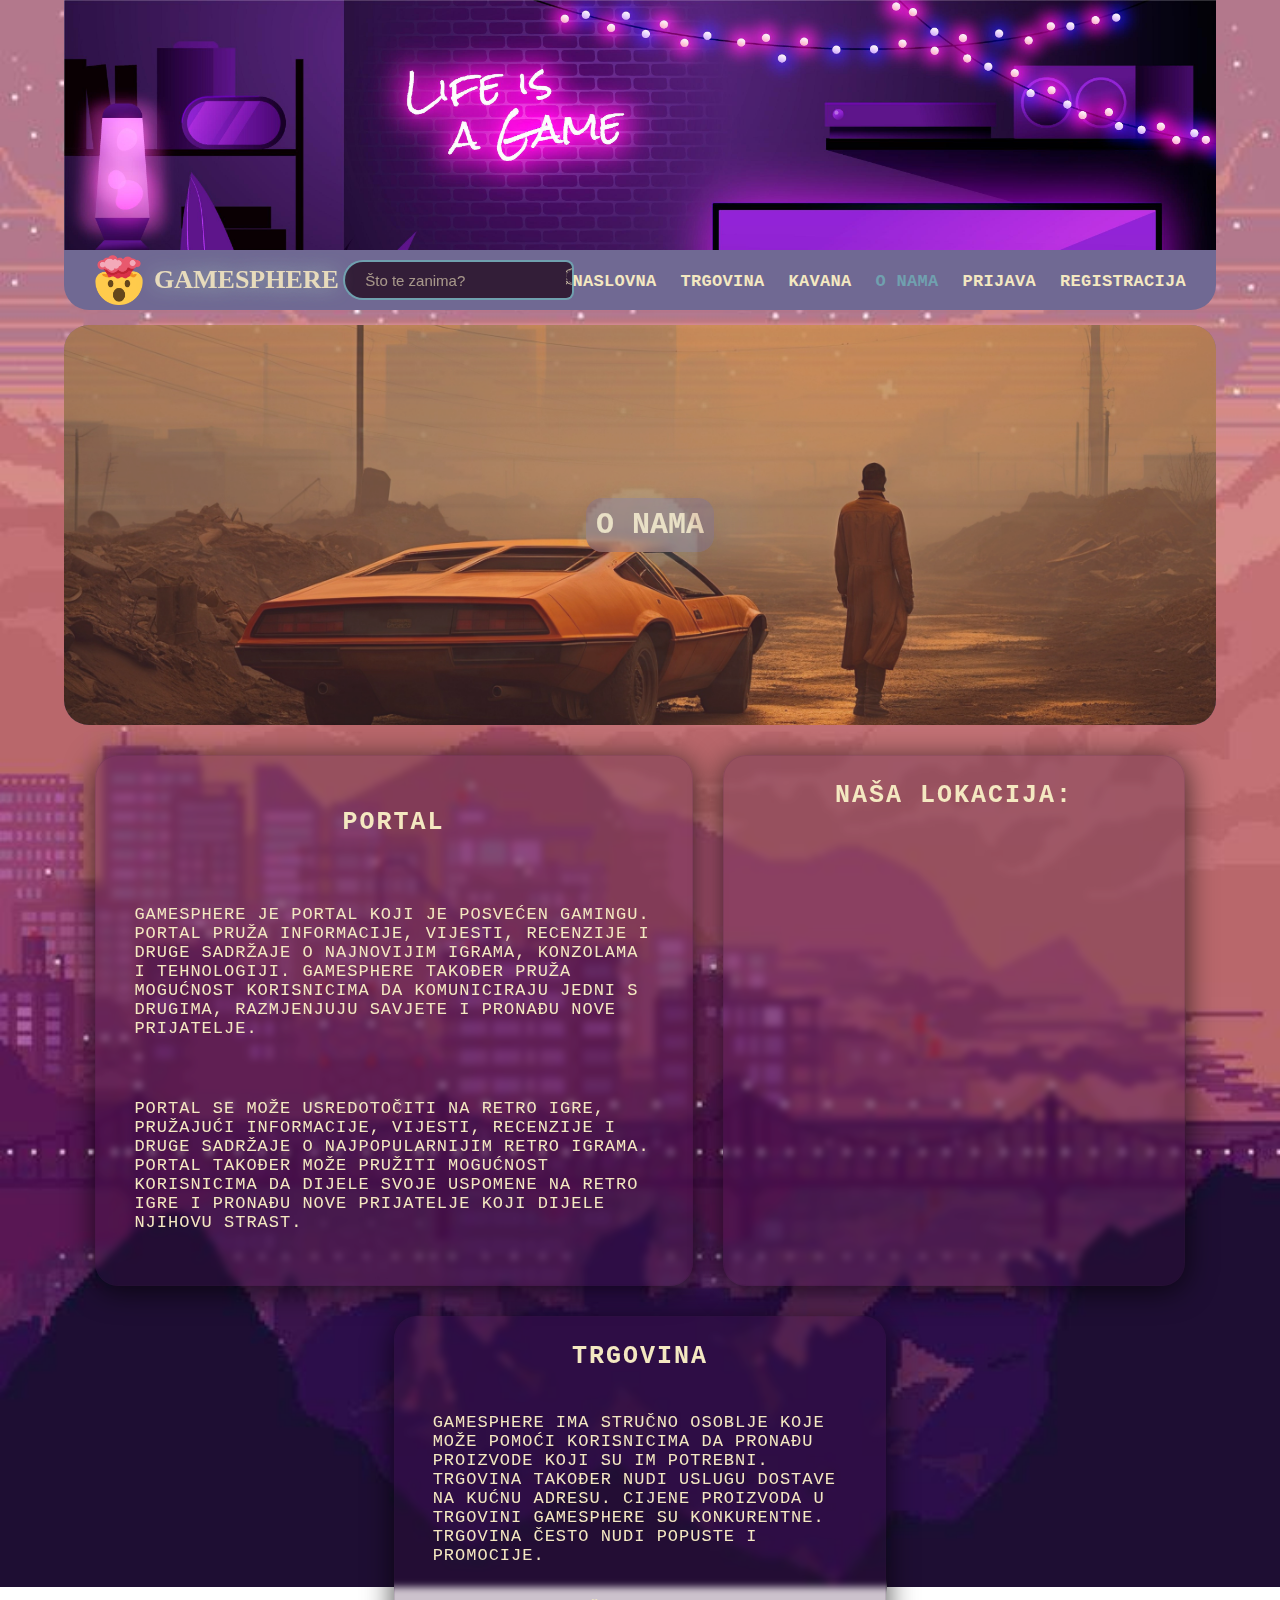
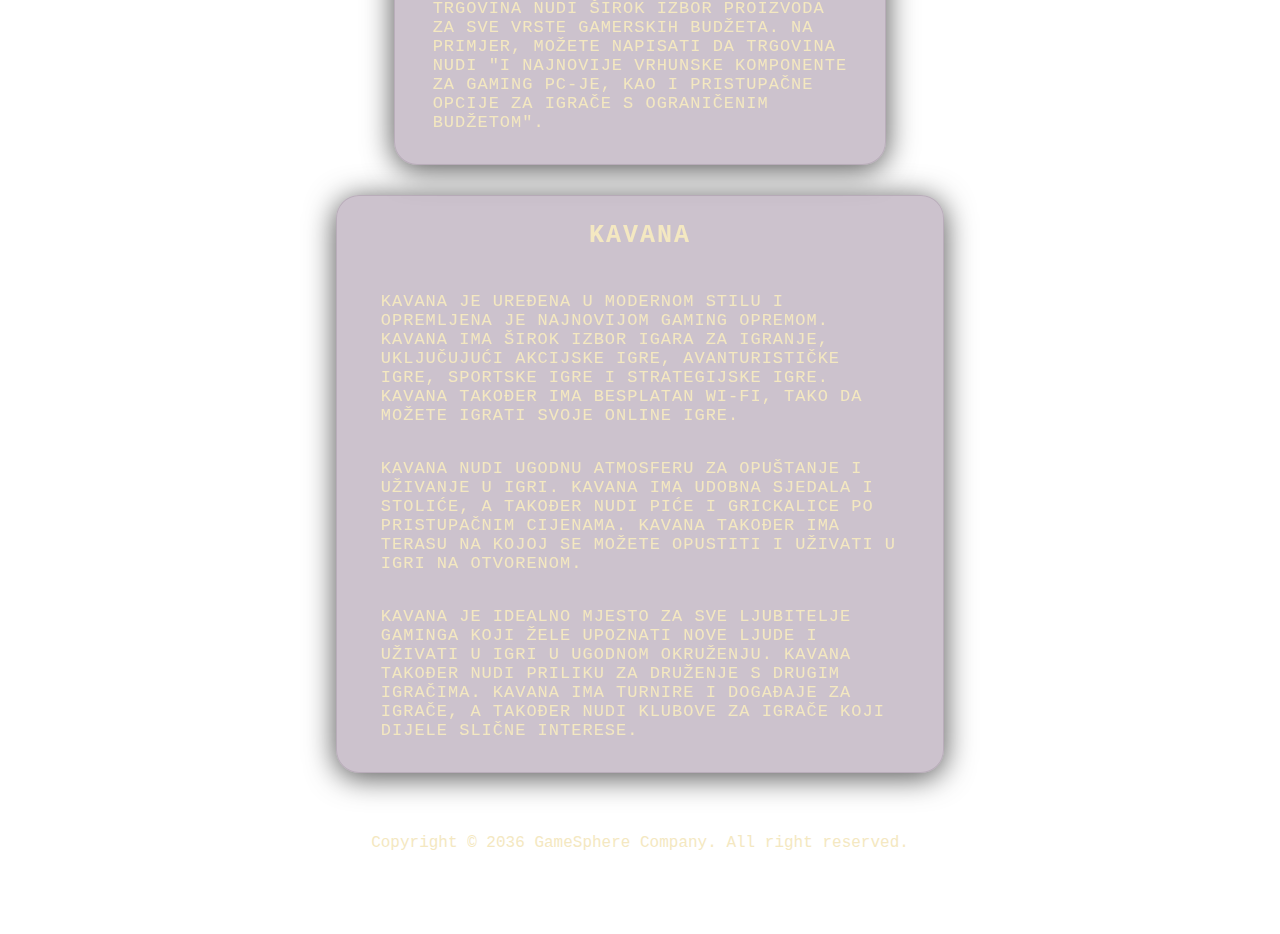
<file: Projekt/o-nama/nama.html>
<!DOCTYPE html>
<html>
<head>
	<title>Mateo Ljevar - projekt</title>
	<meta http-equiv="content-type" content="text/html; charset=UTF-8">
	<meta name="description" content="">
	<meta name="keywords" content="">
	<meta name="author" content="Mateo Ljevar">
	<meta name="viewport" content="width=device-width, initial-scale=1">
	<link rel="shortcut icon" type="image/x-icon" href="../favicon/favicon.ico">		
	<link rel="stylesheet" type="text/css" href="../css-java/login.css">
	<link rel="stylesheet" type="text/css" href="../css-java/signup.css">
	<link rel="stylesheet" type="text/css" href="nama.css">
</head>
<body>
<header style="background-image: url('slike/header.jpg')";></header>
<div class="nav">
		<input type="checkbox" id="check">
		<label for="check" class="checkbtn">&#9776;</label>	
		<label class="logo">
			<img src="../favicon/android-chrome-192x192.png">
			<h1>GAMESPHERE</h1>
			<form class="sbar">
			<input class="src" type="search" placeholder="Što te zanima?">
			<button class="sbtn" type="submit"></button>
		</form>
		</label>
		<ul>
			<label for="check" class="checkbtn" id="sik">&#9773;</label>	
			<li><a href="../index.html">Naslovna</a></li>
			<li><a href="../trgovina/trgovina.html">Trgovina</a></li>
			<li><a href="../kavana/kavana.html">Kavana</a></li>
			<li><a class="acmeni" href="#">O nama</a></li>
			<li><a onclick="document.getElementById('id01').style.display='block'" style="width:auto;">Prijava</a></li>
			<li><a onclick="document.getElementById('id02').style.display='block'" style="width:auto;">Registracija</a></li>
		</ul>
</div>
<button onclick="topFunction()" id="myBtn" title="Go to top"></button>
<!-- Login -->
<div id="id01" class="logmodal" background="../slike/login.jpg">
	<form class="logmodal-content loganimate" action="/action_page.php" method="post">
    <div class="logimgcontainer">
		<img src="../slike/login.jpg" alt="Avatar" class="logavatar">
    </div>
    <div class="logcontainer-log">
		<label for="uname" class="logus"><b>Korisničko ime</b></label>
		<input class="login" type="text" placeholder="Unesite korisničko ime" name="uname" required>
		<label for="loguser" class="logus"><b>Lozinka</b></label>
		<input class="login" type="password" placeholder="Unesite lozinku" name="psw" required>
      	<label class="logcheck">
			<input type="checkbox" checked="checked" name="remember"> Remember me
		</label>
		<div class="fa">
		<button class="login123" type="submit">Prijava</button><br>
		<span class="fa-or">ili</span><br>
		<div class="ikona-fa">
		<a href="#"><img src="../favicon/google.png" class="fa-ikona"></a>
		<a href="#"><img src="../favicon/facebook.png" class="fa-ikona"></a> 
		<a href="#"><img src="../favicon/twitter.png" class="fa-ikona"></a>
		</div>
    </div>
    <div class="logcontainer" style="background-color:#331E385">
		<div class="cancelrub">
		<button type="logcancel" onclick="document.getElementById('id01').style.display='none'" class="logcancel">Poništi</button></div>
		<span class="psw">Zaboravljena <a class="logpass" href="#">lozinka?</a></span>
    </div>
	</form>
	</div>
</div>
<!-- Signup -->
<div id="id02" class="smodal" background="../slike/login.jpg">
	<form class="smodal-content sanimate" action="/action_page.php" method="post">
    <div class="simgcontainer">
		<img src="../slike/signup.png" alt="Avatar" class="savatar">
    </div>
    <div class="scontainer-log">
		<label for="uname" class="slogus"><b>Korisničko ime</b></label>
		<input class="slogin" type="text" placeholder="Unesite korisničko ime" name="uname" required>
		<label for="smail" class="smail"><b>Email</b></label>
		<input class="slogin" type="email" placeholder="Unesite Email" name="uname" required>
		<label for="loguser" class="loguser"><b>Lozinka</b></label>
		<input class="slogin" type="password" placeholder="Unesite lozinku" name="psw" required>
		<label for="spasw" class="spasw"><b>Ponovite lozinku</b></label>
		<input class="slogin" type="password" placeholder="Unesite lozinku" name="spasw" required>
      	<label class="scheck">
			<input type="checkbox" checked="checked" name="remember" required> By creating an account you agree to our <a class="signup" href="#">Terms & Privacy.</a>
		</label>
	</div>
	<div class="scontainer" style="background-color:#331E385">
		<button class="sign123" type="submit">Registriraj me</button>
		<button type="scancel" onclick="document.getElementById('id02').style.display='none'" class="scancel">Poništi</button>
	</div>
	</form>
</div>
<script>
// Get the modal
var modal1 = document.getElementById('id01');
var modal2 = document.getElementById('id02');

// When the user clicks anywhere outside of the modal, close it
window.onclick = function(event) {
    if (event.target == modal1) {
        modal1.style.display = "none";
    }
    if (event.target == modal2) {
        modal2.style.display = "none";
    }
}
// Get the button
let mybutton = document.getElementById("myBtn");

// When the user scrolls down 20px from the top of the document, show the button
window.onscroll = function() {scrollFunction()};

function scrollFunction() {
  if (document.body.scrollTop > 200 || document.documentElement.scrollTop > 200) {
    mybutton.style.display = "block";
  } else {
    mybutton.style.display = "none";
  }
}
// When the user clicks on the button, scroll to the top of the document
function topFunction() {
  document.body.scrollTop = 0;
  document.documentElement.scrollTop = 0;
}
</script>
<div class="iza">
	<div class="bn">
		<div class="bn-row">
			<div class="nekaj"><h3>O nama</h3></div>
		</div>
	</div>
</div>
<div class="content">
	<div class="prvi">
		<h3>Portal</h3>
		<p>Gamesphere je portal koji je posvećen gamingu. Portal pruža informacije, vijesti, recenzije i druge sadržaje o najnovijim igrama, konzolama i tehnologiji. Gamesphere također pruža mogućnost korisnicima da komuniciraju jedni s drugima, razmjenjuju savjete i pronađu nove prijatelje.</p>
		<p>Portal se može usredotočiti na retro igre, pružajući informacije, vijesti, recenzije i druge sadržaje o najpopularnijim retro igrama. Portal također može pružiti mogućnost korisnicima da dijele svoje uspomene na retro igre i pronađu nove prijatelje koji dijele njihovu strast.</p>
	</div>
	<div class="drugi">
		<h3>Naša lokacija:</h3>
		<iframe src="https://www.google.com/maps/embed?pb=!1m14!1m12!1m3!1d2331.520457077532!2d15.934981093160506!3d45.97803567869229!2m3!1f0!2f0!3f0!3m2!1i1024!2i768!4f13.1!5e0!3m2!1sen!2shr!4v1704891155332!5m2!1sen!2shr" width="100%" height="100%" style="border:0; border-radius: 23px;" allowfullscreen="" loading="lazy" referrerpolicy="no-referrer-when-downgrade"></iframe>
	</div>
	<div class="treci">
		<h3>Trgovina</h3>
		<p>Gamesphere ima stručno osoblje koje može pomoći korisnicima da pronađu proizvode koji su im potrebni. Trgovina također nudi uslugu dostave na kućnu adresu. Cijene proizvoda u trgovini Gamesphere su konkurentne. Trgovina često nudi popuste i promocije.</p>
		<p>Trgovina nudi širok izbor proizvoda za sve vrste gamerskih budžeta. Na primjer, možete napisati da trgovina nudi "i najnovije vrhunske komponente za gaming PC-je, kao i pristupačne opcije za igrače s ograničenim budžetom".</p>
	</div>
	<div class="cetvrti">
		<h3>Kavana</h3>
		<p>Kavana je uređena u modernom stilu i opremljena je najnovijom gaming opremom. Kavana ima širok izbor igara za igranje, uključujući akcijske igre, avanturističke igre, sportske igre i strategijske igre. Kavana također ima besplatan Wi-Fi, tako da možete igrati svoje online igre.</p>
		<p>Kavana nudi ugodnu atmosferu za opuštanje i uživanje u igri. Kavana ima udobna sjedala i stoliće, a također nudi piće i grickalice po pristupačnim cijenama. Kavana također ima terasu na kojoj se možete opustiti i uživati u igri na otvorenom.</p>
		<p>Kavana je idealno mjesto za sve ljubitelje gaminga koji žele upoznati nove ljude i uživati u igri u ugodnom okruženju. Kavana također nudi priliku za druženje s drugim igračima. Kavana ima turnire i događaje za igrače, a također nudi klubove za igrače koji dijele slične interese.</p>
	</div>
	<div class="mobo">
		<h3>Naša lokacija:</h3>
		<iframe src="https://www.google.com/maps/embed?pb=!1m14!1m12!1m3!1d2331.520457077532!2d15.934981093160506!3d45.97803567869229!2m3!1f0!2f0!3f0!3m2!1i1024!2i768!4f13.1!5e0!3m2!1sen!2shr!4v1704891155332!5m2!1sen!2shr" width="100%" height="100%" style="border:0; border-radius: 23px;" allowfullscreen="" loading="lazy" referrerpolicy="no-referrer-when-downgrade"></iframe>
	</div>
</div>
<footer>
	<div class="fcont">
		<p>Copyright © 2036 <a href="#">GameSphere</a> Company. All right reserved.</p>
	</div>
</footer>
</body>
</html>
</file>
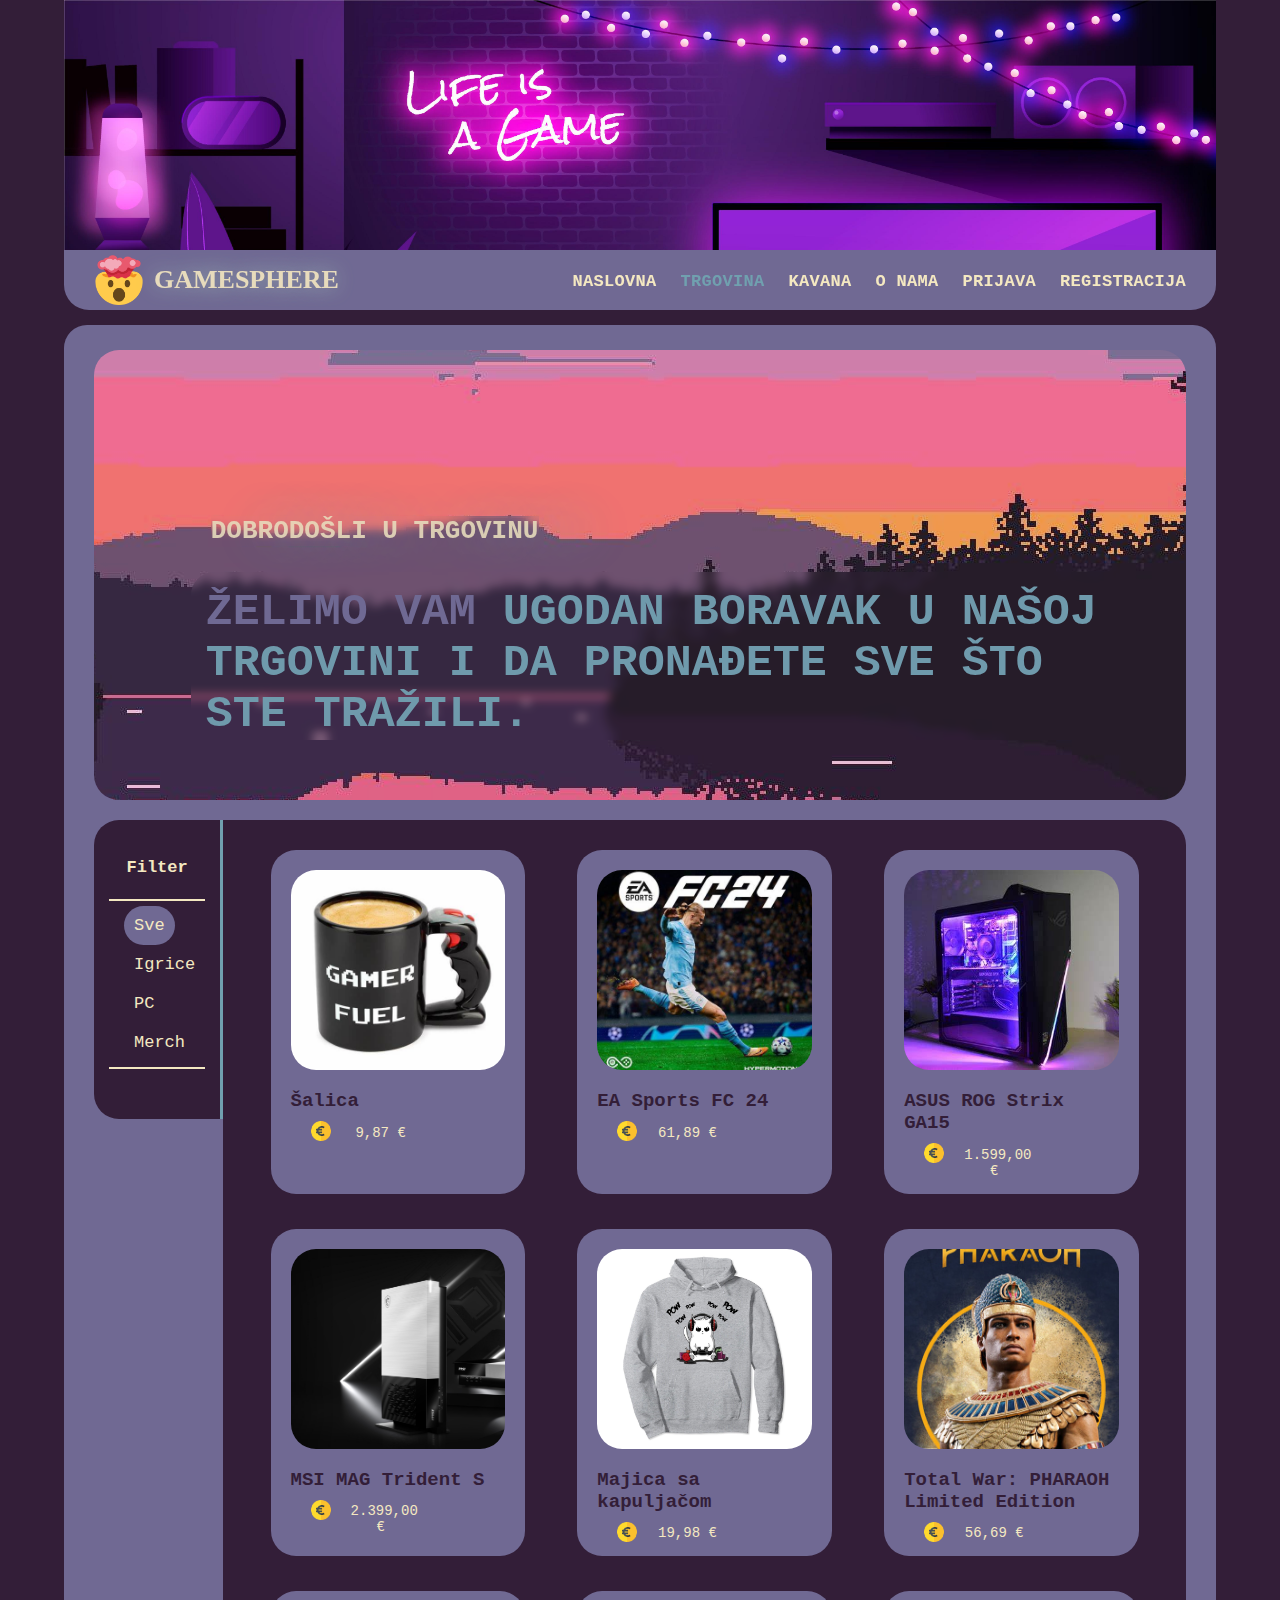
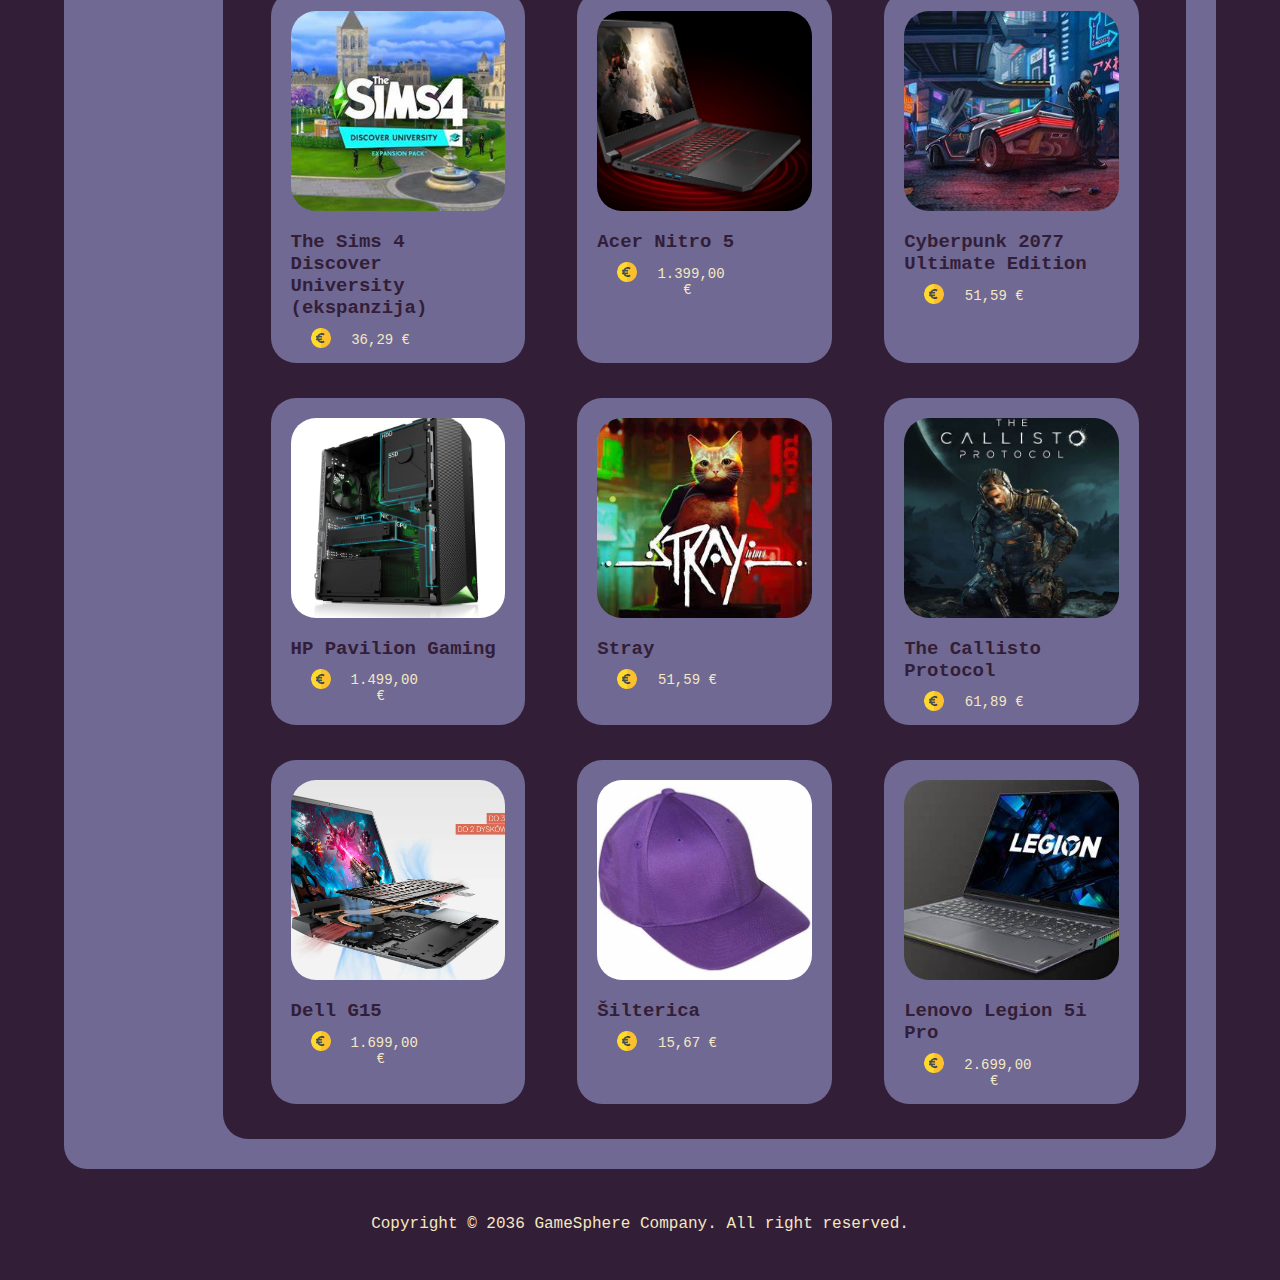
<file: Projekt/trgovina/trgovina.html>
<!DOCTYPE html>
<html>
<head>
	<title>Mateo Ljevar - projekt</title>
	<meta http-equiv="content-type" content="text/html; charset=UTF-8">
	<meta name="description" content="">
	<meta name="keywords" content="">
	<meta name="author" content="Mateo Ljevar">
	<meta name="viewport" content="width=device-width, initial-scale=1">
	<link rel="shortcut icon" type="image/x-icon" href="../favicon/favicon.ico">		
	<link rel="stylesheet" type="text/css" href="../css-java/login.css">
	<link rel="stylesheet" type="text/css" href="../css-java/signup.css">
	<link rel="stylesheet" type="text/css" href="trgovina/trgovina.css">
</head>
<body>
</body>
<header style="background-image: url('slike/header.jpg')";></header>	
<div class="nav">
		<input type="checkbox" id="check">
		<label for="check" class="checkbtn">&#9776;</label>	
		<label class="logo">
			<img src="../favicon/android-chrome-192x192.png">
			<h1>GAMESPHERE</h1>
			<form class="sbar">
			<input class="src" type="search" placeholder="Što te zanima?">
			<button class="sbtn" type="submit"></button>
		</form>
		</label>
		<ul>
			<label for="check" class="checkbtn" id="sik">&#9773;</label>	
			<li><a href="../index.html">Naslovna</a></li>
			<li><a class="acmeni" href="#">Trgovina</a></li>
			<li><a href="../kavana/kavana.html">Kavana</a></li>
			<li><a href="../o-nama/nama.html">O nama</a></li>
			<li><a onclick="document.getElementById('id01').style.display='block'" style="width:auto;">Prijava</a></li>
			<li><a onclick="document.getElementById('id02').style.display='block'" style="width:auto;">Registracija</a></li>
		</ul>
</div>
<button onclick="topFunction()" id="myBtn" title="Go to top"></button>

<!-- Login -->
<div id="id01" class="logmodal" background="../slike/login.jpg">
	<form class="logmodal-content loganimate" action="/action_page.php" method="post">
    <div class="logimgcontainer">
		<img src="../slike/login.jpg" alt="Avatar" class="logavatar">
    </div>
    <div class="logcontainer-log">
		<label for="uname" class="logus"><b>Korisničko ime</b></label>
		<input class="login" type="text" placeholder="Unesite korisničko ime" name="uname" required>
		<label for="loguser" class="logus"><b>Lozinka</b></label>
		<input class="login" type="password" placeholder="Unesite lozinku" name="psw" required>
      	<label class="logcheck">
			<input type="checkbox" checked="checked" name="remember"> Remember me
		</label>
		<div class="fa">
		<button class="login123" type="submit">Prijava</button><br>
		<span class="fa-or">ili</span><br>
		<div class="ikona-fa">
		<a href="#"><img src="../favicon/google.png" class="fa-ikona"></a>
		<a href="#"><img src="../favicon/facebook.png" class="fa-ikona"></a> 
		<a href="#"><img src="../favicon/twitter.png" class="fa-ikona"></a>
		</div>
    </div>
    <div class="logcontainer" style="background-color:#331E385">
		<div class="cancelrub">
		<button type="logcancel" onclick="document.getElementById('id01').style.display='none'" class="logcancel">Poništi</button></div>
		<span class="psw">Zaboravljena <a class="logpass" href="#">lozinka?</a></span>
    </div>
	</form>
	</div>
</div>
<!-- Signup -->
<div id="id02" class="smodal" background="../slike/login.jpg">
	<form class="smodal-content sanimate" action="/action_page.php" method="post">
    <div class="simgcontainer">
		<img src="../slike/signup.png" alt="Avatar" class="savatar">
    </div>
    <div class="scontainer-log">
		<label for="uname" class="slogus"><b>Korisničko ime</b></label>
		<input class="slogin" type="text" placeholder="Unesite korisničko ime" name="uname" required>
		<label for="smail" class="smail"><b>Email</b></label>
		<input class="slogin" type="email" placeholder="Unesite Email" name="uname" required>
		<label for="loguser" class="loguser"><b>Lozinka</b></label>
		<input class="slogin" type="password" placeholder="Unesite lozinku" name="psw" required>
		<label for="spasw" class="spasw"><b>Ponovite lozinku</b></label>
		<input class="slogin" type="password" placeholder="Unesite lozinku" name="spasw" required>
      	<label class="scheck">
			<input type="checkbox" checked="checked" name="remember" required> By creating an account you agree to our <a class="signup" href="#">Terms & Privacy.</a>
		</label>
	</div>
	<div class="scontainer" style="background-color:#331E385">
		<button class="sign123" type="submit">Registriraj me</button>
		<button type="scancel" onclick="document.getElementById('id02').style.display='none'" class="scancel">Poništi</button>
	</div>
	</form>
</div>
<script>
// Get the modal
var modal1 = document.getElementById('id01');
var modal2 = document.getElementById('id02');

// When the user clicks anywhere outside of the modal, close it
window.onclick = function(event) {
    if (event.target == modal1) {
        modal1.style.display = "none";
    }
    if (event.target == modal2) {
        modal2.style.display = "none";
    }
}
// Get the button
let mybutton = document.getElementById("myBtn");

// When the user scrolls down 20px from the top of the document, show the button
window.onscroll = function() {scrollFunction()};

function scrollFunction() {
  if (document.body.scrollTop > 200 || document.documentElement.scrollTop > 200) {
    mybutton.style.display = "block";
  } else {
    mybutton.style.display = "none";
  }
}
// When the user clicks on the button, scroll to the top of the document
function topFunction() {
  document.body.scrollTop = 0;
  document.documentElement.scrollTop = 0;
}
</script>
<button onclick="topFunction()" id="myBtn" title="Top"></button>

<!-- content -->

<div class="iza">

<div class="bn">
	<div class="bn-row">
		<div class="nekaj"><h3>Dobrodošli u trgovinu</h3></div>
		<h4 class="bn-back"><span class="bn-s">Želimo Vam</span> ugodan boravak u našoj trgovini i da pronađete sve što ste tražili.</h4>
	</div>
</div>

<div class="contain">
	<input type="radio" id="sve" name="filter" class="radiobtn" checked>
	<input type="radio" id="igrice" name="filter" class="radiobtn">
	<input type="radio" id="pc" name="filter" class="radiobtn">
	<input type="radio" id="merch" name="filter" class="radiobtn">
	<header id="filter">
		<h4>Filter</h4>
		<input type="checkbox" id="check-f">
		<label for="check-f" class="checkbtn-f">&#9956;</label>	
		<span id="border"></span>
		<label for="sve" class="filter-label sve">Sve</label>
		<label for="igrice" class="filter-label igrice">Igrice</label>
		<label for="pc" class="filter-label pc">PC</label>
		<label for="merch" class="filter-label merch">Merch</label>
		<span id="border1"></span>
	</header>
	<main class="art">
		<article class="art-item sve merch">
			<img src="slike/mug.jpg">
			<h4>Šalica</h4>
			<ul>
				<li><i></i>
				</li>
				<li>9,87 €</li>
			</ul>
		</article>
		<article class="art-item sve igrice" id="igrice">
			<img src="slike/fc24.jpg">
			<h4>EA Sports FC 24</h4>
			<ul>
				<li><i></i>
				</li>
				<li>61,89 €</li>
			</ul>
		</article>
		<article class="art-item sve pc">
			<img src="slike/pcrox.jpg">
			<h4>ASUS ROG Strix GA15</h4>
			<ul>
				<li><i></i>
				</li>
				<li>1.599,00 €</li>
			</ul>
		</article>
		<article class="art-item sve pc">
			<img src="slike/trident.jpg">
			<h4>MSI MAG Trident S</h4>
			<ul>
				<li><i></i>
				</li>
				<li>2.399,00 €</li>
			</ul>
		</article>
		<article class="art-item sve merch">
			<img src="slike/hoodie.jpg">
			<h4>Majica sa kapuljačom</h4>
			<ul>
				<li><i></i>
				</li>
				<li>19,98 €</li>
			</ul>
		</article>
		<article class="art-item sve igrice">
			<img src="slike/towar.jpg">
			<h4>Total War: PHARAOH Limited Edition</h4>
			<ul>
				<li><i></i>
				</li>
				<li>56,69 €</li>
			</ul>
		</article>
		<article class="art-item sve igrice">
			<img src="slike/sims4.jpg">
			<h4>The Sims 4 Discover University (ekspanzija)</h4>
			<ul>
				<li><i></i>
				</li>
				<li>36,29 €</li>
			</ul>
		</article>
		<article class="art-item sve pc">
			<img src="slike/nitro5.jpg">
			<h4>Acer Nitro 5</h4>
			<ul>
				<li><i></i>
				</li>
				<li>1.399,00 €</li>
			</ul>
		</article>
		<article class="art-item sve igrice">
			<img src="slike/cyber.jpg">
			<h4>Cyberpunk 2077 Ultimate Edition </h4>
			<ul>
				<li><i></i>
				</li>
				<li>51,59 €</li>
			</ul>
		</article>
		<article class="art-item sve pc">
			<img src="slike/pavilon.jpg">
			<h4>HP Pavilion Gaming</h4>
			<ul>
				<li><i></i>
				</li>
				<li>1.499,00 €</li>
			</ul>
		</article>
		<article class="art-item sve igrice">
			<img src="slike/stray.jpg">
			<h4>Stray</h4>
			<ul>
				<li><i></i>
				</li>
				<li>51,59 €</li>
			</ul>
		</article>
		<article class="art-item sve igrice">
			<img src="slike/calisto.jpg">
			<h4>The Callisto Protocol</h4>
			<ul>
				<li><i></i>
				</li>
				<li>61,89 €</li>
			</ul>
		</article>
		<article class="art-item sve pc">
			<img src="slike/dell.jpg">
			<h4>Dell G15</h4>
			<ul>
				<li><i></i>
				</li>
				<li>1.699,00 €</li>
			</ul>
		</article>
		<article class="art-item sve merch">
			<img src="slike/kapa.jpg">
			<h4>Šilterica</h4>
			<ul>
				<li><i></i>
				</li>
				<li>15,67 €</li>
			</ul>
		</article>
		<article class="art-item sve pc">
			<img src="slike/legion.jpg">
			<h4>Lenovo Legion 5i Pro</h4>
			<ul>
				<li><i></i>
				</li>
				<li>2.699,00 €</li>
			</ul>
		</article>
	</main>
</div>
</div>
<footer>
	<div class="fcont">
		<p>Copyright © 2036 <a href="#">GameSphere</a> Company. All right reserved.</p>
	</div>
</footer>
</body>
</html>
</file>
<file: Projekt/css-java/style.css>
body {
	background-color: #331E38;
	margin: 0;
}	
header {
	background-position: fixed;
	background-size: cover;
	background-repeat: no repeat;
	height: 250px;
	top: 0;
	margin: 0;
	padding: 0;
	margin-left: 5%;
	margin-right: 5%;
}

/* Navigacija */
label.logo {
	display: flex;
	flex-wrap: unwrap;
	float: left;
	width: 20%;
	line-height: 60px;
}
label.logo img {
	position: cover;
	height:50px;
	padding-left:30px;
	padding-right:10px;
	padding-top: 5px;
}
label.logo h1 {
	font-family: 'Apple Chancery', cursive;
	font-size: 26px;
	color: #F4E8C1;
	text-align: left;
	padding-left: 0%;
	padding-right: 1%;
	opacity: 0.9;
	margin: 0;
	text-shadow: 0 0 20px #A0C1B9;
}
.nav {
	position: sticky;
	background-color: #706993;
	height: 60px;
	margin-left: 5%;
	margin-right: 5%;
	width: auto;
	border-radius: 0 0 25px 25px;
	text-decoration: none;
	list-style: none;
	overflow: hidden;
	top: 0;
	opacity: 1;
	z-index: 99;
}

.nav ul {
	float: right;
	margin-right: 15px;
	width: auto;
}
.nav ul li {	
	display: inline-block;
	line-height: 30px;
}
.nav ul li a {
	color:#F4E8C1;
	text-align: center;
	margin: 0 5px;
	padding-right: 10px;
	text-decoration: none;
	font-size: 17px;
	font-family: 'Lucida Console', Monospace;
	text-transform: uppercase;
	letter-spacing: .3px;
	font-weight: bold;
	transition: all 0.3s ease-out;
	cursor: pointer;
}
.nav ul li a:hover {
	color: #70A0AF;
	transition: all 0.3s ease-out;
	opacity: 1;
}
.checkbtn {
	font-size: 30px;
	color: #F4E8C1;
	line-height: 60px;
	float: right;
	margin-right: 15px;
	display: none;
}
#check {
	display: none;
}

form.sbar {
	display: flex;
	border-radius: 23px;
	padding: 2px;
	margin-right: 10%;
	width: 100%;
	height: 40px;
	padding-top: 10px;
}
input[type="search"].src {
	border: none;
	background: transparent;
	margin: 0;
	font-size: 15px;
	background-color: #331E38;
	border-radius: 23px 0 0 23px;
	border: 2px solid #70A0AF;
	padding-left: 20px;
	border-right: none;
	height: auto;
	color: #F4E8C1;
	outline: none;
}
input[type="search"].src::placeholder{
	color: #F4E8C1;
	opacity: 0.6;
}
button[type="submit"].sbtn {
	background-color: #331E38;
	overflow: visible;
	padding: 0;
	margin: 0;
	border: 2px solid #70A0AF;
	border-radius: 0 23px 23px 0;
	border-left: none;
	cursor: pointer;
	background-image: url('scan.png');
	background-size: 28px;
	background-repeat: no-repeat;
	text-align: center;
	width: 40px;
    height: auto;
	font-size: 20px;
	background-position: center center;
	line-height: 60px;
}
a.acmeni {
	color:#70A0AF !important;
	text-align: center;
	padding-right: 15px;
	text-decoration: none;
	font-size: 17px;
	font-family: 'Lucida Console', Monospace;
	text-transform: uppercase;
	letter-spacing: .3px;
	font-weight: bold;
	transition: all 0.3s ease-out;
}
a.acmeni:hover {
	color: #70A0AF;
	transition: all 0.3s ease-out;
	opacity: 1;
}
/* Move to top */

#myBtn {
	display: none;
	position: fixed;
	bottom: 20px;
	right: 30px;
	z-index: 50;
	font-size: 18px;
	border: none;
	outline: none;
	background-color: transparent;
	color: white;
	cursor: pointer;
	padding: 15px;
	border-radius: 40px;
	background-image: url('top.png');
	background-repeat: no-repeat;
	background-size: 40px;
	background-position: center;
	opacity: 0.8;
}
#myBtn:hover {
	opacity: 1;
}

/* Content */

.iza {
	background: url('zaslon.jpg');
	background-repeat: no-repeat;
	background-size: 100% 100%;
	display: block;
	padding: 30px;
	margin-left: 5%;
	margin-right: 5%;
	border-radius: 23px;
	margin-top: 15px;
}

/* Browse now  */

.bn {
	padding-top: 90px;
	padding-bottom: 60px;
	background-image: url('browse.png');
	background-position: center center;
	border-radius: 25px;
	min-height: 500px;
	padding-left: 2%;
	margin-top: 20px;
	margin-left: 40px;
	margin-right: 40px;
	opacity: 0.9;
}
.bn-row {
	display: flex;
	flex-wrap: wrap;
	margin-top: 50px;
	margin-right: 40%;
	margin-left: 7%;
	z-index: 5;
	box-sizing: border-box;
	float: left;
}
.bn-h {
	font-family: 'Lucida Console', Monospace;
	color: #F4E8C1;
	font-size: 20px;
	text-align: left;
	margin-bottom: 15px;
	margin-top: 80px;
	z-index: 5;
}
.bn-hh {
	display: none;
}
.bn h4{
	font-family: 'Lucida Console', Monospace;
	color: #70A0AF;
	font-size: 45px;
	text-transform: uppercase;
	text-align: left;
	margin-top: 0;
	font-weight: 700;
	padding-bottom: 0;
	margin-bottom: 2%;
}
.bn-s {
	color: #706993;
}
.bn-btn {
	text-decoration: none;
	font-family: 'Lucida Console', Monospace;
	float: left;
	font-size: 15px;
	color: #F4E8C1;
	padding-left: 15px;
	padding-right: 15px;
	padding-top: 10px;
	padding-bottom: 10px;
	background-color: #331E38;
	border-radius: 23px;
	border: 1px solid #70A0AF;
}
.bn-btn:hover {
	background-color: #706993;
	transition: all 0.3s ease-out;
}
#blokada {
	background: transparent;
}

/* Most popular games */

.most-popular {
	margin-top: 40px;
	background-color: #331E38;
	border-radius: 25px;
	margin-left: 40px;
	margin-right: 40px;
	opacity: 0.95;
}
.most-popular-row {
	display: flex;
	margin-left: 10px;
	margin-right: 30px;
	flex-wrap: wrap;
}
.most-popular h4 {
	font-family: 'Lucida Console', Monospace;
	color: #F4E8C1;
	font-size: 40px;
	text-transform: uppercase;	
	margin-bottom: 1%;
	padding-left: 50px;
	width: 100%;
}
.mp-s {
	color: #70A0AF;
}
.mp-g-row {
	display: flex;
	flex-wrap: wrap;
	margin-bottom: 2%;
	vertical-align: middle;
	width: 100%;
	justify-content: space-evenly;
	margin-left: 10px;
}
.mp-g {
	width: 20%;
	padding-right: 10px;
	padding-left: 10px;
	right: 0;
}
.mp-item {
	background-color: #706993;
	border-radius: 23px;
	margin-top: 15px;
	padding: 30px 15px;
	margin-bottom: 30px;
	padding-right: 20px;
	padding-left: 20px;
	min-height: 290px;
}
.mp-item img {
	display: block;
	max-width: 100%;
	overflow: hidden;
	border-radius: 23px;
	object-fit: cover;
	height: 200px;
}
.mp-item h4 {
	display: inline-block;
	font-size: 19px;
	margin-top: 20px;
	margin-bottom: 0px;
	color: #331E38;
	text-transform: none;
	font-family: 'Lucida Console', Monospace;
	padding-left: 5%;
	padding-right: 0%;
	width: 40%;
}
.mp-item span {
	color: #F4E8C1;
	display: block;
	margin-top: 10px;
	font-weight: 400;
	font-size: 13px;
}
.mp-item ul {
	display: inline-block;
	float: right;
	padding-right: 40px;
	margin-top: 18px;
	width: 10%;
}
.mp-item ul li {
	padding-bottom: 4px;
	text-align: right;
	font-size: 14px;
	color: #F4E8C1;
	list-style: none;
	font-family: 'Lucida Console', Monospace;
	font-weight: 400;
	margin: 0;
	padding: 0;
	padding-bottom: 5px;
}
.mp-item i {
	overflow: visible;
	padding: 0;
	margin: 0;
	background-image: url('\star.png');
	background-size: 20px;
	background-repeat: no-repeat;
	text-align: center;
	font-size: 20px;
	background-position: center center;
	padding-right: 30px;
	border-radius: 50px;
}
.mp-items i{
	overflow: visible;
	padding: 0;
	margin: 0;
	background-image: url('download.png');
	background-size: 20px;
	background-repeat: no-repeat;
	text-align: center;
	font-size: 20px;
	background-position: center center;
	padding-right: 30px;
	border-radius: 50px;
}

.mpp-button {
	flex: 0 0 auto;
	width: 100%;
}
.mp-button {
	text-align: center;
	margin-bottom: -53px;
}
.mp-button a {
	text-decoration: none;
	font-size: 15px;
	background-color: #706993;
	padding: 12px 30px;
	display: inline-block;
	border-radius: 25px;
	font-weight: 400;
	text-transform: capitalize;
	letter-spacing: 0.5px;
	transition: all 0.3s ease-out;
	position: relative;
	overflow: hidden;
	color: #F4E8C1;
	font-family: 'Lucida Console', Monospace;
	border: 1px solid #331E38;
	justify-self: center;
}
.mp-button:hover a{
	background-color: #70A0AF;
}

/* Novosti */

.novosti {
	margin-top: 50px;
	background-color: #331E38;
	border-radius: 25px;
	margin-left: 40px;
	margin-right: 40px;
	opacity: 0.95;
}
.novosti-row {
	display: flex;
	margin-left: 10px;
	margin-right: 30px;
	flex-wrap: wrap;
}
.novosti h4 {
	font-family: 'Lucida Console', Monospace;
	color: #70A0AF;
	font-size: 40px;
	text-transform: uppercase;	
	padding-left: 50px;
	padding-bottom: 0;
	margin-bottom: 0;
}
.novosti-g-row {
	display: flex;
	flex-wrap: wrap;
	margin-bottom: 2%;
	vertical-align: middle;
	width: 100%;
	justify-content: space-evenly;
	margin-left: 10px;
	padding-bottom: 15px;
}
.nove-igre {
	width: 100%;
	padding-right: 10px;
	padding-left: 10px;
	right: 0;
}
.novosti-row h6 {
	font-family: 'Lucida Console', Monospace;
	color: #F4E8C1;
	font-size: 25px;
	text-transform: uppercase;	
	padding-bottom: 2px;
	padding-left: 30px;
	margin-bottom: 0;
}
#border-nov {
	border-bottom: 1px solid white;
	margin-right: 30px;
	margin-left: 30px;
	margin-bottom: 1%;
}
.novosti-g {
	width: 100%;
	padding-right: 30px;
	padding-left: 30px;
	right: 0;
	display: flex;
	flex-wrap: wrap;
}
.novosti-g img {
	display: block;
	width: 40%;
	overflow: hidden;
	border-radius: 25px 0 0 25px;
	object-fit: cover;
	height: auto;
}
.novosti-item {
	border-radius: 23px;
	margin-top: 15px;
	padding: 0;
	margin-bottom: 5px;
	padding-right: 10px;
	padding-left: 0;
	height: auto;
	display: flex;
	width: 100%;
	margin-right: 50px;
}
.novosti-item-txt {
	font-family: 'Lucida Console', Monospace;
	font-size: 13px;
	height: auto;
	background-color: #331E38;
	border-radius: 0 23px 23px 0;
	width: 100%;
	color: #F4E8C1;
	text-transform: none;
	letter-spacing: 0;
	font-style: normal;
	background-color: #706993;
}
.novosti-item-txt p {
	padding-left: 15px;
	padding-right: 15px;
}
.novosti-item-txt ul li {
	padding-top: 1px;
	list-style-type: square;
}
.novosti-item-txt h6 {
	font-family: 'Lucida Console', Monospace;
	color: #F4E8C1;
	font-size: 25px;
	text-transform: uppercase;	
	padding-bottom: 2px;
	padding-left: 10px;
	margin-bottom: 0;
	margin-top: 0;
	padding-top: 10px;
	color: #70A0AF;
}
.gt-button {
	width: 100%;
	flex: 0 0 auto;
}
.gtt-button {
	text-align: center;
	margin-bottom: -50px;
	margin-top: 5px;
	padding-bottom: 20px;
}
.gtt-button a{
	text-decoration: none;
	font-size: 15px;
	background-color: #706993;
	padding: 12px 30px;
	display: inline-block;
	border-radius: 25px;
	font-weight: 400;
	text-transform: capitalize;
	letter-spacing: 0.5px;
	transition: all 0.3s ease-out;
	position: relative;
	overflow: hidden;
	color: #F4E8C1;
	font-family: 'Lucida Console', Monospace;
	border: 1px solid #331E38;
	justify-self: center;
}
.gtt-button:hover a {
	background-color: #70A0AF;
}
footer {
	display: block;
}
.fcont {
	box-sizing: border-box;
	flex: 0 0 auto;
	width: 100%;
}
footer p {
	text-align: center;
	padding: 30px 0px;
	color: #F4E8C1;
	font-weight: 300;
	font-family: 'Lucida Console', Monospace;
}
footer a {
	text-decoration: none;
	color: #F4E8C1;
	font-weight: 300;
	transition: all 0.3s ease-out;
}
footer a:hover {
	color: #70A0AF;
}
 
/* Responzivnost */
@media screen and (max-width: 1300px) {
	label.logo {
		display: flex;
		flex-wrap: unwrap;
		float: left;
		width: 50%;
		line-height: 50px;
	}
	label.logo img {
		height:40px;
		padding-left: 20%;
	}
	label.logo h1 {
		font-size: 20px;
	}
	.checkbtn {
		display: block;
		line-height: 60px;
		font-size: 27px;
		margin-right: 15%;
	}
	.nav ul {
		position: fixed;
		width: 100%;
		height: 100%;
		background-color: #331E38;
		top: 0;
		left: -100%;
		z-index: 100;
		opacity: 0.9;
		text-align: center;
		padding: 0;
		padding-top: 20px;
		margin: 0;
		padding-left: 0 !important;
		transition: all .5s;
		padding-top: 50px;
		overflow: auto;
	}
	.nav ul li {
		display: block;	
		margin: 50px 0;
		line-height: 60px;
		padding-top: 10px;
	}
	.nav ul li a {
		font-size: 20px;
		opacity: 1 !important;
	}
	#sik {
		padding: 0 !important;
		padding-right: 50% !important;
		padding-bottom: 10px;
		margin: 0 !important;
	}
	#check:checked ~ ul{
		left: 0;
	}
	
	form.sbar {
		display: none !important;
	}
}

@media only screen and (max-width: 992px) {
	header {
		margin-left: 0 !important;
		margin-right: 0 !important;
		height: 150px;
		width: 100% !important;
		top: 0;
	}
	.nav {
		height: 50px;
		margin-left: 0 !important;
		margin-right: 0!important;
	}
	label.logo {
		display: flex;
		flex-wrap: unwrap;
		float: left;
		width: 50%;
		line-height: 50px;
	}
	label.logo img {
		height:40px;
	}
	label.logo h1 {
		font-size: 20px;
	}
	.checkbtn {
		display: block;
		line-height: 50px;
		font-size: 27px;
		padding-right: 10px !important;
	}
	.nav ul {
		position: fixed;
		width: 100%;
		height: 100%;
		background-color: #331E38;
		top: 0;
		left: -100%;
		z-index: 100;
		opacity: 0.95;
		text-align: center;
		padding: 0;
		padding-top: 20px;
		margin: 0;
		padding-left: 0 !important;
		transition: all .5s;
		padding-top: 50px;
		overflow: auto;
	}
	.nav ul li {
		display: block;	
		margin: 50px 0;
		line-height: 60px;
		padding-top: 10px;
	}
	.nav ul li a {
		font-size: 20px;
		opacity: 1 !important;
	}
	#sik {
		padding: 0 !important;
		padding-right: 50% !important;
		padding-bottom: 10px;
		margin: 0 !important;
	}
	#check:checked ~ ul{
		left: 0;
	}
	
	form.sbar {
		display: none !important;
	}
	.iza {
		margin-left: 0 !important;
		margin-right: 0 !important;
		padding: 20px;
	}
	.bn {
		padding-top: 0;
		padding-bottom: 0;
		padding-left: 0 !important;
		margin-left: 0 !important;
		margin-right: 0 !important;
		margin-top: 0 !important;
	}
	.bn-h {
		font-size: 20px;
		margin-bottom: 100px !important;
		margin-top: 10px !important;
		background-color: #331E38;
		border-radius: 25px;
		padding: 10px;
	}
	.bn h4{
		font-size: 35px;
	}
	.bn-btn {
		font-size: 12px;
	}
	.most-popular {
		margin-left: 0 !important;
		margin-right: 0 !important;
	}
	.mp-g {
		width: 100%;
		margin-right: 0 !important;
		padding-right: 0 !important;
	}
	.most-popular h4 {
		font-size: 25px;
		text-transform: uppercase;	
		margin-bottom: 1%;
		padding-left: 0 !important;
		margin-left: 6%;
		width: 100%;
	}
	.mp-item h4 {
		display: inline-block;
		font-size: 15px;
		margin-top: 20px;
		margin-bottom: 0px;
		color: #331E38;
		text-transform: none;
		font-family: 'Lucida Console', Monospace;
		padding-left: 0 !important;
		padding-right: 0%;
		width: 40%;
		margin-left: 0 !important;
	}
	.mp-item ul {
		display: inline-block;
		float: right;
		padding-right: 20%;
		margin-top: 18px;
	}
	.mp-item {
		min-height: auto;
		margin-bottom: 10px !important;
	}
	.mp-button {
		margin-bottom: -30px !important;
	}
	.novosti {
		margin-left: 0 !important;
		margin-right: 0 !important;
	}
	.novosti h4 {
		padding-left: 0 !important;
		margin-left: 6%;
		margin-top: 25px !important;
		margin-bottom: 0 !important;
		padding-bottom: 0 !important;
	}
	#border-nov {
		margin-left: 0 !important;
		margin-right: 0 !important;
	}
	.novosti-g {
		padding-left: 0 !important;
		padding-right: 0 !important;
	}
	.novosti-item {
		margin-right: 0 !important;
		padding-right: 0 !important;
		display: block;
	}
	.novosti-g img {
		width: 100%;
		border-radius: 25px 25px 0 0;
	}
	.novosti-item-txt {
		border-radius: 0 0 25px 25px;
	}
	.nove-igre {
		padding-right: 0 !important;
	}
	.novosti-item-txt p {
		padding-bottom: 10px;
	}
	.gtt-button {
		margin-top: -20px !important;
		margin-bottom: 0 !important;
	}
	footer {
		margin-left: 5px;
		margin-right: 5px;
	}
	#myBtn {
		font-size: 30px;
		border-radius: 60px;
		background-size: 60px;
	}
}
</file>
<file: Projekt/css-java/login.css>
/* Login preko ekrana*/

/* Full-width input fields */
input[type=text], input[type=password], input[type=email] {
	width: 100%;
	padding-top: 10px;
	padding-bottom: 10px;
	margin: 8px 0;
	display: inline-block;
	border: 2px solid #70A0AF;
	box-sizing: border-box;
}

/* Extra styles for the cancel button */
.logcancel {
	width: auto;
	padding-bottom: 7px;
	padding-top: 7px;
	background-color: #f44336;
	border: 0;
	text-decoration: none;
	font-size: 15px;
	font-family: 'Lucida Console', Monospace;
	border-radius: 50px;
	width: 20%;
	display: block;
	margin-left: 11%;
	margin-right: auto;
	float: left;
}
.logcancel:hover {
	background-color: #70A0AF;
	color: #F4E8C1;
	transition: all 0.3s ease-out;
	opacity: 1;
}
/* Center the image and position the close button */
.logimgcontainer {
	text-align: center;
	margin-top: 0;
	position: cover;
}

img.logavatar {
	width: 100%;  
	border-radius: 50px 50px 0 0;
	object-fit: contain;
}

.logcontainer {
	padding: 5%;
	padding-top: 5%;
	margin-bottom: 2%;
}
.logcontainer-log {
	padding-bottom: 15px;
	padding-top: 0;
	padding-right: 20px;
	padding-left: 20px;
}
.cancelrub {
	padding-bottom: 1%;
}
a.logpass {
	color:#70A0AF;
	text-decoration: none;
}
a.logpass:hover {
	background-color: #70A0AF;
	color: #F4E8C1;
	transition: all 0.3s ease-out;
	opacity: 1;
}
span.psw {
	float: right;
	width: auto;
	padding-top: 0;
	text-decoration: none;
	font-size: 15px;
	font-family: 'Lucida Console', Monospace;
	border-radius: 10px;
	margin-left: auto;
	margin-right: 11%;;
}

/* The Modal (background) */
.logmodal {
	display: none; /* Hidden by default */
	position: fixed; /* Stay in place */
	z-index: 999; /* Sit on top */
	left: 0;
	top: 0;
	width: 100%; /* Full width */
	height: 100%; /* Full height */
	overflow: auto; /* Enable scroll if needed */
	background-color: grey; /* Fallback color */
	background-color: rgba(0,0,0,0.4); /* Black w/ opacity */
	padding-top: 40px;
	backdrop-filter: blur(10px);
}

/* Modal Content/Box */
.logmodal-content {
	background-color: #706993;
	margin: auto; /* 5% from the top, 15% from the bottom and centered */
	border: 2px solid #70A0AF;
	width: 30%; /* Could be more or less, depending on screen size */
	border-radius: 50px;
	opacity: 0.9;
	overflow: auto;
}

/* Add Zoom Animation */
.loganimate {
	-webkit-animation: animatezoom 0.6s;
	animation: animatezoom 0.6s
  
}

@-webkit-keyframes animatezoom {
	from {-webkit-transform: scale(0)} 
	to {-webkit-transform: scale(1)}
}
  
@keyframes animatezoom {
	from {transform: scale(0)} 
	to {transform: scale(1)}
}

/* Change styles for span and cancel button on extra small screens */
@media screen and (max-width: 300px) {
  span.psw {
     display: block;
     float: none;
  }
  .cancelbtn {
     width: 100%;
  }
}
.logus {
	color:#F4E8C1;
	text-align: left;
	padding-top: 5px;
	padding-left: 15%;
	text-decoration: none;
	font-size: 17px;
	font-family: 'Lucida Console', Monospace;
	display: block;
	margin-left: auto;
	margin-right: auto;
	display: block;
}
.loguser {
	color:#F4E8C1;
	text-align: left;
	padding-top: 5px;
	padding-left: 15%;
	text-decoration: none;
	font-size: 17px;
	font-family: 'Lucida Console', Monospace;
	display: block;
	margin-left: auto;
	margin-right: auto;
	display: block;
}
.smail {
	color:#F4E8C1;
	text-align: left;
	padding-top: 5px;
	padding-left: 15%;
	text-decoration: none;
	font-size: 17px;
	font-family: 'Lucida Console', Monospace;
	display: block;
	margin-left: auto;
	margin-right: auto;
	display: block;
}
.spasw {
	color:#F4E8C1;
	text-align: left;
	padding-top: 5px;
	padding-left: 15%;
	text-decoration: none;
	font-size: 17px;
	font-family: 'Lucida Console', Monospace;
	display: block;
	margin-left: auto;
	margin-right: auto;
	display: block;
}
input.login{
	background-color: #331E38;
	font-family: 'Lucida Console', Monospace;
	font-size: 15px;
	padding-left: 15px;
	width: 70%;
	display: block;
	margin-left: auto;
	margin-right: auto;
}
input.login:hover, input.login:focus {
	background-color: #F4E8C1;
}

.login123 {
	width: auto;
	padding-top: 7px;
	padding-bottom: 7px;
	background-color: #331E38;
	color: #F4E8C1;
	border: 0;
	text-decoration: none;
	font-size: 15px;
	font-family: 'Lucida Console', Monospace;
	border-radius: 30px;
	width: 25%;
	margin-left: 35%;
	margin-right: auto;
	margin-bottom: 2%;
}
.login123:hover {
	background-color: #70A0AF;
	color: #F4E8C1;
	transition: all 0.3s ease-out;
	opacity: 1;
}
.logcheck {
	width: 30%;
	display: block;
	margin-left: 15%;
	margin-right: auto;
	padding-bottom: 10px;
	text-decoration: none;
	font-size: 15px;
	font-family: 'Lucida Console', Monospace;
	color: #F4E8C1;
}
.fa {
	float: center;
	text-align: center;
	margin-right: 25%;
	position: cover;
	opacity: 0.8;
	display: inline-block;
}
img.fa-ikona {
	width: 6%;
	object-fit: contain;
	padding-right: 1%;
	transition: all 0.3s ease-out;
	opacity: 0.8;
}
img.fa-ikona:hover {
	opacity: 1;
	width: 7%;
}
span.fa-or {
	font-size: 17px;
	font-family: 'Lucida Console', Monospace;
	top: 50%;
	transform: translate(-50%, -50%);
	background-color: #70A0AF;
	padding-left: 1%;
	padding-right: 1%;
	border-radius: 50px;
	margin-left: 35%;
	padding-top: 1%;
}
.ikona-fa {
	float: left;
	width: 100%;
	margin-top: 2%;
	margin-bottom: 2%;
	margin-left: 18%;
}
@media only screen and (max-width: 992px) {
	.logmodal-content {
		width: auto;
		height: auto;
		margin: 0 !important;
	}
	.logmodal {
		margin: 0 !important;
		padding-top: 10px;
	}
	.logus {
		width: 100%;
		display: flex;
		flex-wrap: wrap;
		justify-content: flex-start;
		margin: 0 !important;
		margin-bottom: 0 !important;
		padding-left: 7% !important;

	}
	input.login{
		width: 90%;
		display: flex;
		flex-wrap: wrap;
		justify-content: center;
		margin-left: auto;
		margin-right: auto;
	}
	.logcheck {
		width: 100%;
		margin-left: 5%;
	}
	.login123 {
		width: 70%;
		margin-left: auto;
		margin-right: auto;
		margin-bottom: 0;
		display: block;
		padding-top: 3%;
		padding-bottom: 3%;
	}
	.fa {
		margin-right: auto;
	}
	span.fa-or {
		margin-left: auto;
		margin-bottom: 5px;
	}
	.ikona-fa {
		margin-left: auto;
		justify-content: center;
	}
	.logcancel {
		width: 100%;
		margin-right: auto;
		margin-left: auto;
		margin-bottom: 20px;
		margin-top: 10px;
		display: flex;
		float: center;
		justify-content: center;
	}
	span.psw {
		float: center;
		width: 100%;
		padding-top: 0;
		text-decoration: none;
		font-size: 15px;
		font-family: 'Lucida Console', Monospace;
		border-radius: 10px;
		margin-left: auto !important;
		margin-right: auto !important;
		display: flex;
		justify-content: center;
	}
	.logcontainer-log {
		padding-bottom: 15px;
		padding-top: 0;
		padding-right: 20px;
		padding-left: 20px;
		display: flex;
		flex-wrap: wrap;
		justify-content: center;
	}
	img.fa-ikona {
		width: 10%;
		object-fit: contain;
		padding-right: 1%;
		opacity: 1;
		padding-top: 10px;
	}
	img.fa-ikona:hover {
		opacity: 1;
		width: 10%;
	}
}
</file>
<file: Projekt/css-java/signup.css>
/* Registracija preko ekrana*/

/* Extra styles for the cancel button */
.scancel {
	padding: 7px;
	background-color: #f44336;
	border: 0;
	text-decoration: none;
	font-size: 15px;
	font-family: 'Lucida Console', Monospace;
	border-radius: 50px;
	width: 25%;
	display: block;
	margin-left: auto;
	margin-right: 10%;	
}
.scancel:hover {
	background-color: #70A0AF;
	color: #F4E8C1;
	transition: all 0.3s ease-out;
	opacity: 1;
}
/* Center the image and position the close button */
.simgcontainer {
	text-align: center;
	margin-top: 0;
	position: cover;
	margin-bottom: 2%;
}

img.savatar {
	width: 100%;  
	height: auto;
	border-radius: 50px 50px 0 0;
	object-fit: cover;
}

.scontainer {
	padding: 5%;
	padding-top: 2%;
	margin-bottom: 2%;
	display: flex;
	justify-content: center;
}
.scontainer-log {
	padding: 1%;
	padding-top: 0;
	padding-right: auto;
	padding-left: auto;
}
.scancelrub {
	padding-bottom: 5%;
}
a.signup {
	color:#70A0AF;
	text-decoration: none;
}
a.signup:hover {
	background-color: #70A0AF;
	color: #F4E8C1;
	transition: all 0.3s ease-out;
	opacity: 1;
}
span.psw {
	float: right;
	width: auto;
	padding-top: 0;
	text-decoration: none;
	font-size: 15px;
	font-family: 'Lucida Console', Monospace;
	border-radius: 10px;
	margin-left: auto;
	margin-right: 11%;;
}

/* The Modal (background) */
.smodal {
	display: none; /* Hidden by default */
	position: fixed; /* Stay in place */
	z-index: 999; /* Sit on top */
	left: 0;
	top: 0;
	width: 100%; /* Full width */
	height: 100%; /* Full height */
	overflow: auto; /* Enable scroll if needed */
	background-color: grey; /* Fallback color */
	background-color: rgba(0,0,0,0.4); /* Black w/ opacity */
	padding-top: 40px;
	backdrop-filter: blur(10px);
}

/* Modal Content/Box */
.smodal-content {
	background-color: #706993;
	margin: auto; /* 5% from the top, 15% from the bottom and centered */
	border: 2px solid #70A0AF;
	width: 30%; /* Could be more or less, depending on screen size */
	border-radius: 50px;
	opacity: 0.9;
	overflow: auto;
}

/* Add Zoom Animation */
.sanimate {
  -webkit-animation: animatezoom 0.6s;
  animation: animatezoom 0.6s
}

@-webkit-keyframes animatezoom {
  from {-webkit-transform: scale(0)} 
  to {-webkit-transform: scale(1)}
}
  
@keyframes animatezoom {
  from {transform: scale(0)} 
  to {transform: scale(1)}
}

/* Change styles for span and cancel button on extra small screens */
@media screen and (max-width: 300px) {
  span.psw {
     display: block;
     float: none;
  }
  .cancelbtn {
     width: 100%;
  }
}

.loguser {
	color:#F4E8C1;
	text-align: left;
	padding-top: 5px;
	padding-left: 15%;
	text-decoration: none;
	font-size: 17px;
	font-family: 'Lucida Console', Monospace;
	display: block;
	margin-left: auto;
	margin-right: auto;
	display: block;
}
input.slogin{
	background-color: #331E38;
	font-family: 'Lucida Console', Monospace;
	font-size: 15px;
	padding-left: 15px;
	width: 70%;
	display: block;
	margin-left: auto;
	margin-right: auto;
}
input.slogin:hover, input.slogin:focus {
	background-color: #F4E8C1;
}


.sign123 {
	padding: 7px;
	padding-left: 10px;
	padding-right: 10px;
	background-color: #331E38;
	color: #F4E8C1;
	border: 0;
	text-decoration: none;
	font-size: 15px;
	font-family: 'Lucida Console', Monospace;
	border-radius: 50px;
	width: auto;
	margin-left: 10%;
	margin-right: auto;
}
.sign123:hover {
	background-color: #70A0AF;
	color: #F4E8C1;
	transition: all 0.3s ease-out;
	opacity: 1;
}
.scheck {
	width: 70%;
	display: block;
	margin-left: 15%;
	margin-right: 15%;
	padding-bottom: 3%;
	font-family: 'Lucida Console', Monospace;
	font-size: 13px;
	float: center;
	color: #F4E8C1;
}
.slogus {
	color:#F4E8C1;
	text-align: left;
	padding-top: 5px;
	padding-left: 15%;
	text-decoration: none;
	font-size: 17px;
	font-family: 'Lucida Console', Monospace;
	display: block;
	margin-left: auto;
	margin-right: auto;
	display: block;
}

@media only screen and (max-width: 992px) {
	.smodal-content {
		width: 99%;
		height: auto;
		margin: 0 !important;
	}
	.smodal {
		margin: 0 !important;
		padding: 0 !important;
		padding-top: 10px !important;
	}
	img.savatar {
		height: 200px;
	}
	.slogus {
		width: 100%;
		display: flex;
		flex-wrap: wrap;
		justify-content: flex-wrap;
		margin: 0 !important;
		margin-bottom: 0 !important;
		padding-left: 7% !important;
	}
	.smail {
		width: 100%;
		display: flex;
		flex-wrap: wrap;
		justify-content: flex-wrap;
		margin: 0 !important;
		margin-bottom: 10px !important;
		padding-left: 7% !important;
	}
	.loguser {
		width: 100%;
		display: flex;
		flex-wrap: wrap;
		justify-content: flex-wrap;
		margin: 0 !important;
		margin-bottom: 10px !important;
		padding-left: 7% !important;
	}
	.spasw {
		width: 100%;
		display: flex;
		flex-wrap: wrap;
		justify-content: flex-wrap;
		margin: 0 !important;
		margin-bottom: 10px !important;
		padding-left: 7% !important;
	}
	input.slogin{
		width: 90%;
		display: flex;
		flex-wrap: wrap;
		justify-content: center;
		margin-left: auto;
		margin-right: auto;
	}	
	.scheck {
		width: 90%;
		margin-left: 5%;
		margin-top: 15px;
		margin-bottom: 0 !important;
	}
	.scontainer-log {
		padding-bottom: 15px;
		padding-top: 0;
		padding-right: 20px;
		padding-left: 20px;
		display: flex;
		flex-wrap: wrap;
		justify-content: center;
	}
	.scontainer {
		display: flex;
		flex-wrap: wrap;
		justify-content: center;
	}
	.sign123 {
		width: 70%;
		margin-left: auto;
		margin-right: auto;
		margin-bottom: 10px;
		display: block;
		padding-top: 3%;
		padding-bottom: 3%;
	}
	.scancel {
		width: 50%;
		margin-left: auto;
		margin-right: auto;
		margin-bottom: 0;
		display: block;
		padding-top: 3%;
		padding-bottom: 3%;
		margin-bottom: 10px;
	}
}
</file>
<file: Projekt/kavana/kavana.css>
body {
	background-color: #331E38;
	margin: 0;
}	
header {
	background-position: fixed;
	background-size: cover;
	background-repeat: no repeat;
	height: 250px;
	top: 0;
	margin: 0;
	padding: 0;
	margin-left: 5%;
	margin-right: 5%;
}

/* Navigacija */
label.logo {
	display: flex;
	flex-wrap: unwrap;
	float: left;
	width: 20%;
	line-height: 60px;
}
label.logo img {
	position: cover;
	height:50px;
	padding-left:30px;
	padding-right:10px;
	padding-top: 5px;
}
label.logo h1 {
	font-family: 'Apple Chancery', cursive;
	font-size: 26px;
	color: #F4E8C1;
	text-align: left;
	padding-left: 0%;
	padding-right: 1%;
	opacity: 0.9;
	margin: 0;
	text-shadow: 0 0 20px #A0C1B9;
}
.nav {
	position: sticky;
	background-color: #706993;
	height: 60px;
	margin-left: 5%;
	margin-right: 5%;
	width: auto;
	border-radius: 0 0 25px 25px;
	text-decoration: none;
	list-style: none;
	overflow: hidden;
	top: 0;
	opacity: 1;
	z-index: 99;
}

.nav ul {
	float: right;
	margin-right: 15px;
	width: auto;
}
.nav ul li {	
	display: inline-block;
	line-height: 30px;
}
.nav ul li a {
	color:#F4E8C1;
	text-align: center;
	margin: 0 5px;
	padding-right: 10px;
	text-decoration: none;
	font-size: 17px;
	font-family: 'Lucida Console', Monospace;
	text-transform: uppercase;
	letter-spacing: .3px;
	font-weight: bold;
	transition: all 0.3s ease-out;
	cursor: pointer;
}
.nav ul li a:hover {
	color: #70A0AF;
	transition: all 0.3s ease-out;
	opacity: 1;
}
.checkbtn {
	font-size: 30px;
	color: #F4E8C1;
	line-height: 60px;
	float: right;
	margin-right: 15px;
	display: none;
}
#check {
	display: none;
}

form.sbar {
	display: flex;
	border-radius: 23px;
	padding: 2px;
	margin-right: 10%;
	width: 100%;
	height: 40px;
	padding-top: 10px;
}
input[type="search"].src {
	border: none;
	background: transparent;
	margin: 0;
	font-size: 15px;
	background-color: #331E38;
	border-radius: 23px 0 0 23px;
	border: 2px solid #70A0AF;
	padding-left: 20px;
	border-right: none;
	height: auto;
	color: #F4E8C1;
	outline: none;
}
input[type="search"].src::placeholder{
	color: #F4E8C1;
	opacity: 0.6;
}
button[type="submit"].sbtn {
	background-color: #331E38;
	overflow: visible;
	padding: 0;
	margin: 0;
	border: 2px solid #70A0AF;
	border-radius: 0 23px 23px 0;
	border-left: none;
	cursor: pointer;
	background-image: url('slike/scan.png');
	background-size: 28px;
	background-repeat: no-repeat;
	text-align: center;
	width: 40px;
    height: auto;
	font-size: 20px;
	background-position: center center;
	line-height: 60px;
}
a.acmeni {
	color:#70A0AF !important;
	text-align: center;
	padding-right: 15px;
	text-decoration: none;
	font-size: 17px;
	font-family: 'Lucida Console', Monospace;
	text-transform: uppercase;
	letter-spacing: .3px;
	font-weight: bold;
	transition: all 0.3s ease-out;
}
a.acmeni:hover {
	color: #70A0AF;
	transition: all 0.3s ease-out;
	opacity: 1;
}
/* Move to top */

#myBtn {
	display: none;
	position: fixed;
	bottom: 20px;
	right: 30px;
	z-index: 50;
	font-size: 18px;
	border: none;
	outline: none;
	background-color: transparent;
	color: white;
	cursor: pointer;
	padding: 15px;
	border-radius: 40px;
	background-image: url('slike/top.png');
	background-repeat: no-repeat;
	background-size: 40px;
	background-position: center;
	opacity: 0.8;
}
#myBtn:hover {
	opacity: 1;
}

/* Content */

.iza {
	background: #706993;
	display: block;
	padding: 30px;
	padding-top: 0;
	margin-left: 5%;
	margin-right: 5%;
	border-radius: 23px;
	margin-top: 15px;
	padding-top: 5px;
}

.bn {
	padding-top: 90px;
	padding-bottom: 60px;
	background-image: url('slike/kavban.png');
	background-position: center center;
	border-radius: 25px;
	min-height: 400px;
	padding-left: 2%;
	margin-top: 20px;
	margin-left: auto;
	margin-right: auto;
	margin-bottom: 20px;
	opacity: 0.9;
	background-repeat: no-repeat;
	background-size: cover;
}
.bn-row {
	display: flex;
	flex-wrap: wrap;
	margin-top: 50px;
	margin-right: 5%;
	margin-left: 7%;
	z-index: 5;
	box-sizing: border-box;
	float: left;
}
.bn-back {
	padding: 15px;
	border-radius: 25px;
	background: rgba(112, 105, 147, 0.41);
	border-radius: 16px;
	box-shadow: 0 4px 30px rgba(0, 0, 0, 0.1);
	backdrop-filter: blur(5px);
}
.bn h4{
	font-family: 'Lucida Console', Monospace;
	color: #F4E8C1;
	font-size: 45px;
	text-transform: uppercase;
	text-align: left;
	margin-top: 0;
	font-weight: 700;
	padding-bottom: 0;
	margin-bottom: 2%;
	opacity: 1;
}
.bn-s {
	color: #A0C1B9;
	opacity: 1 !important;
}
.nekaj h3 {
	font-size: 26px;
	font-family: 'Lucida Console', Monospace;
	text-transform: uppercase;
	display: flex;
	flex-wrap: wrap;
	justify-content: center;
	text-align: center;
	opacity: 0.9;
	text-shadow: 50px 0px 50px #70A0AF;
	color: #F4E8C1;
	margin-left: 20px;
	background: rgba(112, 105, 147, 0.41);
	border-radius: 16px;
	box-shadow: 0 4px 30px rgba(0, 0, 0, 0.1);
	backdrop-filter: blur(5px);
	padding: 10px;
}

/* Opis i prijava tima */
.forma{
	padding: 20px;
	background-image: url('slike/oban.jpg');
	background-position: center center;
	border-radius: 25px;
	min-height: 800px;
	margin-top: 25px;
	margin-left: auto;
	margin-right: auto;
	opacity: 1;
	display: flex;
	flex-wrap: wrap;
	flex-direction: column;
}
.opis {
	box-shadow: 0 4px 30px rgba(0, 0, 0, 0.5);
	backdrop-filter: blur(3px);
	background: rgba(112, 105, 147, 0.26);
	padding: 10px;
	border-radius: 20px;
	padding-left: 20px;
	padding-right: 20px;
	margin: 20px;
}
.opis h6	{
	font-size: 17px;
	font-family: 'Lucida Console', Monospace;
	text-align: justify;
	color: #F4E8C1;
	letter-spacing: -0.6px;
	padding-left: 5px;
	font-weight: lighter;
	line-height: 1.5;
}
.opis h1 {
	font-size: 26px;
	font-family: 'Lucida Console', Monospace;
	text-align: justify;
	color: #70A0AF;
	padding-left: 15px;
}

.prijav-b {
	color: #F4E8C1;
	font-size: 20px;
	font-family: 'Lucida Console', Monospace;
	text-align: center;
	font-size: 17px;
	width: 20%;
	display: inline-block;
	cursor: pointer;
	background: #331E38;
	padding: 15px;
	border-radius: 25px;
	align-self: center;
	transition: all 0.3s ease-out;
}
.prijav-b:hover {
	background-color: #70A0AF;
}
.prijavs {
	display: none;
}
.prijava {
	box-shadow: 0 4px 30px rgba(0, 0, 0, 0.5);
	backdrop-filter: blur(3px);
	background: rgba(112, 105, 147, 0.26);
	padding: 10px;
	border-radius: 20px;
	padding-left: 20px;
	padding-right: 20px;
	margin: 20px;
	display: flex;
	flex-direction: column;
	justify-content: center;
}
.box {
	height: 0;
	opacity: 0;
	transition: all 1s;
}
#prijav:checked ~ .box {
	height: 100%;
	opacity: 1;
	z-index: 99;
	transition: all 1s;
}
#prijav:checked ~ .forma {
	filter: blur(5px);
	
}
.prijava h1 {
	font-size: 26px;
	font-family: 'Lucida Console', Monospace;
	text-align: justify;
	color: #A0C1B9;
	align-self: center;
}
.kutija {
	background: rgba(112, 105, 147, 0.5);
	min-height: 400px;
	border-radius: 20px;
	padding: 20px;
	margin-bottom: 15px;
	display: flex;
	flex-direction: row;
}
.klik {
	width: 10%;
	margin: 0;
	display: flex;
	flex-direction: column;
	align-items: center;
	justify-content: center;
	padding-top: 5%;
}
.radiobtn {
	display: none;
}
.klik label {
	color: #F4E8C1;
	cursor: pointer;
	font-family: 'Lucida Console', Monospace;
	font-size: 20px;
	text-align: justify;
	margin-bottom: 20px;
	padding: 10px;
	letter-spacing: 1px;
}
.filter-label:checked {
	background-color: #706993;
	border-radius: 25px;
	transition: all 0.5s ease-out;
}
.filter-label:hover	{
	background-color: #706993;
	border-radius: 25px;
	transition: all 0.5s ease-out;
}
.kutija main{
	width: 100%;
	background: rgba(51, 30, 56, 0.5);
	border-radius: 25px;
	margin: 10px;
	display: flex;
	flex-wrap: wrap;
	overflow: hidden;
	padding-top: 20px;
	padding-left: 10px;
	flex-direction: row;
	flex-wrap: wrap;
	padding-bottom: 20px;
}
.kutija input {
	border: 2px #70A0AF solid;
	background-color: #331E38;
	height: 10%;
	width: auto;
	border-radius: 15px;
	padding: 10px;
	align-self: stretch;
	margin-left: 25px;
	margin-right: 25px;
	text-align: center;
}
input:focus {
	background-color: #F4E8C1;
	color: black;
}
input.labala {
	font-size: 15px;
}
.labala {
	padding: 15px;
	font-family: 'Lucida Console', Monospace;
	font-size: 20px;
	color: #F4E8C1;
	font-weight: lighter;
	letter-spacing: 2px;
	align-self: center;
}
.p-kap {
	width: 35%;
	display: flex;
	flex-direction: column;
	height: 100%;
	margin: 0;
}
.dat {
	color: #F4E8C1;
	cursor: pointer;
	font-family: 'Lucida Console', Monospace;
	font-size: 20px;
	text-align: justify;
	margin-bottom: 20px;
	padding: 10px;
	letter-spacing: 1px;
	cursor: auto;
	text-align: center;
	margin-top: 30px;
}
.kolum {
	display: flex;
	flex-wrap: wrap;
	flex-direction: column;
	justify-content: center;
	width: 40%;
}
input[type="date"] {
	color: #F4E8C1;
	font-size: 25px;
	padding-left: 10%;
	width: 60%;
	align-self: center;
}
input[type="date"]:focus{
	background: #331E38;
}
#linija {
	border-left: 4px #F4E8C1 solid;
	height: 100%;
	opacity: 0.5;
	margin: 0;
}
.butt {
	display: flex;
	flex-wrap: wrap;
	flex-direction: column;
	justify-content: center;
	align-items: center;
	width: 20%;
}
.butt button {
	background: #331E38;
	border: none;
	cursor: pointer;
	width: 70%;
	font-size: 17px;
	font-family: 'Lucida Console', Monospace;
	text-align: center;
	color: #F4E8C1;
	padding: 10px;
	border-radius: 25px;
	margin-bottom: 25px;
	transition: all 0.6s ease-in-out;
}
.butt button:hover {
	background: #70A0AF;
}
.np {
	width: 100%;
	border-radius: 25px;
	margin: 10px;
	display: flex;
	flex-wrap: wrap;
	overflow: hidden;
	padding-top: 20px;
	padding-left: 10px;
	flex-direction: row;
	flex-wrap: wrap;
	padding-bottom: 20px;
	display: none;
}
.clan-1 {
	width: 100%;
	border-radius: 25px;
	margin: 10px;
	display: flex;
	flex-wrap: wrap;
	overflow: hidden;
	padding-top: 20px;
	padding-left: 10px;
	flex-direction: row;
	flex-wrap: wrap;
	padding-bottom: 20px;
	display: none;
}
.p-kap input[type="text"]::placeholder{
	color: #F4E8C1;
	opacity: 0.6;
}
.p-kap input[type="email"]::placeholder{
	color: #F4E8C1;
	opacity: 0.6;
}
.p-kap input[type="text"]::placeholder{
	color: #F4E8C1;
	opacity: 0.6;
}
input[type="tel"]::placeholder{
	color: #F4E8C1;
	opacity: 0.6;
}
input[type="tel"] {
	border: 2px #70A0AF solid;
	background-color: #331E38;
	height: 4%;
	width: 80%;
	border-radius: 15px;
	padding: 10px;
	align-self: stretch;
	padding-left: 20px;
}
input[type="tel"]:focus {
	background: #F4E8C1;
}
.p-kap input {
	padding-left: 20px;
}
#sk1 {
	display: none;
}
#sk2 {
	display: none;
}
#sk2 .p-kap {
	width: 45%;
}
#sk2 .labala {
	width: 70%;
	align-self: center;
	text-align: center;
}
#sk2 .kolum {
	width: 45%;
}
#sk3 {
	display: none;
}
#sk3 .p-kap {
	width: 45%;
}
#sk3 .labala {
	width: 70%;
	align-self: center;
	text-align: center;
}
#sk3 .kolum {
	width: 45%;
}
#sk4 {
	display: none;
}
#sk4 .p-kap {
	width: 45%;
}
#sk4 .labala {
	width: 70%;
	align-self: center;
	text-align: center;
}
#sk4 .kolum {
	width: 45%;
}
#kapetan:checked ~ #sk1,
#kapetan:checked ~ main .np
{
	display: flex;
}
#clan1:checked ~ #sk2,
#clan1:checked ~ main .clan-1
{
	display: flex;
}
#clan2:checked ~ #sk3,
#clan2:checked ~ main .clan-1
{
	display: flex;
}
#clan3:checked ~ #sk4,
#clan3:checked ~ main .clan-1
{
	display: flex;
}

/* Galerija */
.giza {
	padding: 20px;
	background-image: url('slike/kavback.jpg');
	background-position: center center;
	border-radius: 25px;
	min-height: 800px;
	margin-top: 25px;
	margin-left: auto;
	margin-right: auto;
	opacity: 0.9;
	display: flex;
	flex-direction: column;
}
.giza h1 {
	font-size: 30px;
	font-family: 'Lucida Console', Monospace;
	text-align: center;
	color: #A0C1B9;
	align-self: center;
	padding: 20px;
	background: rgba(112, 105, 147, 0.26);
	backdrop-filter: blur(5px);
	width: 100%;
	margin-bottom: 50px;
}
.cont {
	display: flex;
	flex-direction: column; 
	justify-content: center;
	align-items: center;
}
.cont img {
	width: 35%;
	height: 35%;
	object-fit: cover;
	padding: 30px;
	background: rgba(112, 105, 147, 0.31);
	border-radius: 20px;
	box-shadow: 0 4px 30px rgba(0, 0, 0, 0.1);
	backdrop-filter: blur(4.2px);
	-webkit-backdrop-filter: blur(4.2px);
	border: 1px solid rgba(112, 105, 147, 0.24);
}
#slika1 {
	transform: rotate(-15deg) translateX(-30%);
	z-index: 2;
	transition: all 0.6s ease-in-out;
}
#slika7 {
	transform: rotate(10deg) translateX(30%) translateY(-20%);
	z-index: 2;
	transition: all 0.6s ease-in-out;
}
#slika2 {
	transform: rotate(-12deg) translateX(-25%) translateY(-30%);
	z-index: 2;
	transition: all 0.6s ease-in-out;
}
#slika3 {
	transform: rotate(13deg) translateX(30%) translateY(-50%);
	z-index: 2;
	transition: all 0.6s ease-in-out;
}
#slika4 {
	transform: rotate(-10deg) translateX(-20%) translateY(-70%);
	z-index: 2;
	transition: all 0.6s ease-in-out;
}
#slika5 {
	transform: rotate(16deg) translateX(20%) translateY(-80%);
	z-index: 2;
	transition: all 0.6s ease-in-out;
}
#slika6 {
	transform: rotate(-14deg) translateX(-10%) translateY(-100%);
	z-index: 2;
	margin-bottom: -25%;
	transition: all 0.6s ease-in-out;
}
#slika1:hover {
	scale: 1.2;
	display: block;
	z-index: 5;
	transform: rotate(0deg) translateX(0%);
	opacity: 1;
}
#slika7:hover {
	scale: 1.2;
	display: block;
	z-index: 5;
	transform: rotate(0deg) translateX(0%);
	opacity: 1;
}
#slika2:hover {
	scale: 1.2;
	display: block;
	z-index: 5;
	transform: rotate(0deg) translateX(0%);
	opacity: 1;
}
#slika3:hover {
	scale: 1.2;
	display: block;
	z-index: 5;
	transform: rotate(0deg) translateX(0%);
	opacity: 1;
}
#slika4:hover {
	scale: 1.2;
	display: block;
	z-index: 5;
	transform: rotate(0deg) translateX(0%) translateY(-30%);
	opacity: 1;
}
#slika5:hover {
	scale: 1.2;
	display: block;
	z-index: 5;
	transform: rotate(0deg) translateX(0%) translateY(-30%);
	opacity: 1;
}
#slika6:hover {
	scale: 1.2;
	display: block;
	z-index: 5;
	transform: rotate(0deg) translateX(0%) translateY(-60%);
	opacity: 1;
}
#slika1:hover,
	#slika7:hover,
	#slika2:hover,
	#slika3:hover,
	#slika4:hover,
	#slika5:hover,
	#slika6:hover {
		scale: 1.1 !important;
	}
/* Footer */
footer {
	display: block;
}
.fcont {
	box-sizing: border-box;
	flex: 0 0 auto;
	width: 100%;
}
footer p {
	text-align: center;
	padding: 30px 0px;
	color: #F4E8C1;
	font-weight: 300;
	font-family: 'Lucida Console', Monospace;
}
footer a {
	text-decoration: none;
	color: #F4E8C1;
	font-weight: 300;
	transition: all 0.3s ease-out;
}
footer a:hover {
	color: #70A0AF;
}

@media only screen and (max-width: 992px) {
	header {
		margin-left: 0 !important;
		margin-right: 0 !important;
		height: 150px;
		width: 100% !important;
		top: 0;
	}
	.nav {
		height: 50px;
		margin-left: 0 !important;
		margin-right: 0!important;
	}
	label.logo {
		display: flex;
		flex-wrap: unwrap;
		float: left;
		width: 50%;
		line-height: 50px;
	}
	label.logo img {
		height:40px;
	}
	label.logo h1 {
		font-size: 20px;
	}
	.checkbtn {
		display: block;
		line-height: 50px;
		font-size: 27px;
		padding-right: 10px !important;
	}
	.nav ul {
		position: fixed;
		width: 100%;
		height: 100%;
		background-color: #331E38;
		top: 0;
		left: -100%;
		z-index: 100;
		opacity: 0.95;
		text-align: center;
		padding: 0;
		padding-top: 20px;
		margin: 0;
		padding-left: 0 !important;
		transition: all .5s;
		padding-top: 50px;
		overflow: auto;
	}
	.nav ul li {
		display: block;	
		margin: 50px 0;
		line-height: 60px;
		padding-top: 10px;
	}
	.nav ul li a {
		font-size: 20px;
		opacity: 1 !important;
	}
	#sik {
		padding: 0 !important;
		padding-right: 50% !important;
		padding-bottom: 10px;
		margin: 0 !important;
	}
	#check:checked ~ ul{
		left: 0;
	}
	form.sbar {
		display: none !important;
	}
	.iza {
		margin-left: 0 !important;
		margin-right: 0 !important;
		padding: 20px;
		width: auto;
	}
	.bn {
		padding-top: 0 !important;
		min-height: 400px;
	}
	.bn-row {
		margin-top: 50px !important;
		margin-left: 0 !important;
	}
	.nekaj h3 {
		font-size: 20px;
	}
	.bn h4 {
		font-size: 30px;
	}
	.forma {
		padding: 0;
		padding-bottom: 0 !important;
		border-radius: 22px;
	}
	.opis {
		margin: 0;
		backdrop-filter: blur(2px);
		width: fit-content;
	}
	.opis h1 {
		font-size: 20px;
		text-align: center;
	}
	.opis h6 {
		font-size: 13px;
	}
	.prijav-b {
		width: 40%;
	}
	.box {
		 width: fit-content;
	}
	.prijava {
		margin: 0;
		margin-top: 10px;
		 width: fit-content;
		padding: 0;
	}
	.kutija {
		flex-direction: column;
		width: 100%;
		padding: 0;
		margin-bottom: 0;
		border-radius: 25px;
	}
	.prijava h1 {
		padding-bottom: 15px;
	}
	.kutija main {
		width: fit-content;
		padding-left: 0;
		margin: 0;
		margin-top: 50px;
		flex-direction: column;
	}
	.kutija input {
		width: 80%;
		align-self: center;
		margin-left: auto;
		margin-right: auto;
		padding-left: 5px;
	}
	input[type="date"] {
		font-size: 15px;
		width: 60% !important;
	}
	input[type="tel"] {
		width: 75% !important;
		padding-top: 10px !important;
		padding-bottom: 10px !important;
	}
	#linija {
		display: none;
	}
	.np {
		margin: 0;
		padding-left: 0;
	}
	.kolum {
		width: 100%;
	}
	.butt {
		width: 100%;
		margin-top: 10%;
	}
	.clan-1 {
		margin: 0;
		padding-left: 0;
		width: 100%;
	}
	.kolum {
		align-self: center;
	}
	#sk2 .kolum {
		width: 100%;
	}
	.dat {
		margin-top: 10px;
		margin-bottom: 10px;
	}
	.klik {
		padding-top: 15%;
	}
	.giza {
		padding: 0;
		width: fit-content;
	}
	.cont {
		width: fit-content;
	}
	.cont img {
		padding: 10px;
		border-radius: 20px !important;
	}
	#slika1:hover,
	#slika7:hover,
	#slika2:hover,
	#slika3:hover,
	#slika4:hover,
	#slika5:hover,
	#slika6:hover {
		scale: 2.5;
	}
	.giza h1 {
		margin-bottom: 15px;
	}
	footer p {
		padding: 0;
		padding-top: 5px;
		padding-bottom: 5px;
	}
	#myBtn {
		font-size: 30px;
		border-radius: 60px;
		background-size: 60px;
	}
}
</file>
<file: Projekt/o-nama/nama.css>
body {
	background-image: url('slike/pozadi.jpg');
	background-position: center center;
	background-repeat: no-repeat;
	background-size: 100%;
	background-attachment: fixed;
	margin: 0;
}	
header {
	background-position: fixed;
	background-size: cover;
	background-repeat: no repeat;
	height: 250px;
	top: 0;
	margin: 0;
	padding: 0;
	margin-left: 5%;
	margin-right: 5%;
}

/* Navigacija */
label.logo {
	display: flex;
	flex-wrap: unwrap;
	float: left;
	width: 20%;
	line-height: 60px;
}
label.logo img {
	position: cover;
	height:50px;
	padding-left:30px;
	padding-right:10px;
	padding-top: 5px;
}
label.logo h1 {
	font-family: 'Apple Chancery', cursive;
	font-size: 26px;
	color: #F4E8C1;
	text-align: left;
	padding-left: 0%;
	padding-right: 1%;
	opacity: 0.9;
	margin: 0;
	text-shadow: 0 0 20px #A0C1B9;
}
.nav {
	position: sticky;
	background-color: #706993;
	height: 60px;
	margin-left: 5%;
	margin-right: 5%;
	width: auto;
	border-radius: 0 0 25px 25px;
	text-decoration: none;
	list-style: none;
	overflow: hidden;
	top: 0;
	opacity: 1;
	z-index: 99;
}

.nav ul {
	float: right;
	margin-right: 15px;
	width: auto;
}
.nav ul li {	
	display: inline-block;
	line-height: 30px;
}
.nav ul li a {
	color:#F4E8C1;
	text-align: center;
	margin: 0 5px;
	padding-right: 10px;
	text-decoration: none;
	font-size: 17px;
	font-family: 'Lucida Console', Monospace;
	text-transform: uppercase;
	letter-spacing: .3px;
	font-weight: bold;
	transition: all 0.3s ease-out;
	cursor: pointer;
}
.nav ul li a:hover {
	color: #70A0AF;
	transition: all 0.3s ease-out;
	opacity: 1;
}
.checkbtn {
	font-size: 30px;
	color: #F4E8C1;
	line-height: 60px;
	float: right;
	margin-right: 15px;
	display: none;
}
#check {
	display: none;
}

form.sbar {
	display: flex;
	border-radius: 23px;
	padding: 2px;
	margin-right: 10%;
	width: 100%;
	height: 40px;
	padding-top: 10px;
}
input[type="search"].src {
	border: none;
	background: transparent;
	margin: 0;
	font-size: 15px;
	background-color: #331E38;
	border-radius: 23px 0 0 23px;
	border: 2px solid #70A0AF;
	padding-left: 20px;
	border-right: none;
	height: auto;
	color: #F4E8C1;
	outline: none;
}
input[type="search"].src::placeholder{
	color: #F4E8C1;
	opacity: 0.6;
}
button[type="submit"].sbtn {
	background-color: #331E38;
	overflow: visible;
	padding: 0;
	margin: 0;
	border: 2px solid #70A0AF;
	border-radius: 0 23px 23px 0;
	border-left: none;
	cursor: pointer;
	background-image: url('slike/scan.png');
	background-size: 28px;
	background-repeat: no-repeat;
	text-align: center;
	width: 40px;
    height: auto;
	font-size: 20px;
	background-position: center center;
	line-height: 60px;
}
a.acmeni {
	color:#70A0AF !important;
	text-align: center;
	padding-right: 15px;
	text-decoration: none;
	font-size: 17px;
	font-family: 'Lucida Console', Monospace;
	text-transform: uppercase;
	letter-spacing: .3px;
	font-weight: bold;
	transition: all 0.3s ease-out;
}
a.acmeni:hover {
	color: #70A0AF;
	transition: all 0.3s ease-out;
	opacity: 1;
}
/* Move to top */

#myBtn {
	display: none;
	position: fixed;
	bottom: 20px;
	right: 30px;
	z-index: 50;
	font-size: 18px;
	border: none;
	outline: none;
	background-color: transparent;
	color: white;
	cursor: pointer;
	padding: 15px;
	border-radius: 40px;
	background-image: url('slike/top.png');
	background-repeat: no-repeat;
	background-size: 40px;
	background-position: center;
	opacity: 0.8;
}
#myBtn:hover {
	opacity: 1;
}

/* Content */

.iza {
	background: #706993;
	display: block;
	padding: 0;
	padding-top: 0;
	margin-left: 5%;
	margin-right: 5%;
	border-radius: 25px;
	margin-top: 15px;
	opacity: 0.85;
}

.bn {
	background-image: url('slike/kavban.jpg');
	background-position: center center;
	border-radius: 25px;
	background-size: cover;
	min-height: 400px;
	opacity: 0.9;
	display: flex;
	flex-wrap: wrap;
	justify-content: center;
	align-itens: center;
	width: 100%;
}
.bn-row {
	display: flex;
	flex-wrap: wrap;
	z-index: 5;
	box-sizing: border-box;
	float: left;
}
.nekaj {
	display: flex;
	flex-direction: column;
	align-itens: center;
	justify-content: center;
	width: 100%;
}
.nekaj h3 {
	font-size: 30px;
	font-family: 'Lucida Console', Monospace;
	text-transform: uppercase;
	display: flex;
	flex-wrap: wrap;
	justify-content: center;
	text-align: center;
	opacity: 1.5;
	text-shadow: 50px 0px 50px #70A0AF;
	color: #F4E8C1;
	margin-left: 20px;
	background: rgba(112, 105, 147, 0.41);
	border-radius: 16px;
	box-shadow: 0 4px 30px rgba(0, 0, 0, 0.1);
	backdrop-filter: blur(5px);
	padding: 10px;
}

.content {
	display: flex;
	flex-wrap: wrap;
	justify-content: center;
	min-height: 400px;
	margin-left: 5%;
	margin-right: 5%;
	margin-top: 15px;
	padding: 0;
}
.prvi {
	border-radius: 23px;
	padding: 10px;
	padding-top: 0;
	width: calc(100% / 2);
	/* From https://css.glass */
	background: rgba(51, 13, 56, 0.25);
	box-shadow: 0 4px 30px rgba(0, 0, 0, 0.7);
	backdrop-filter: blur(3.7px);
	-webkit-backdrop-filter: blur(3.7px);
	border: 1px solid rgba(51, 30, 56, 0.13);
	display: flex;
	flex-wrap: wrap;
	flex-direction: column;
	justify-content: space-evenly;
	margin: 15px;
}
.drugi {
	border-radius: 23px;
	width: calc(100% / 2.5);
	/* From https://css.glass */
	background: rgba(51, 13, 56, 0.25);
	box-shadow: 0 4px 30px rgba(0, 0, 0, 0.7);
	backdrop-filter: blur(3.7px);
	-webkit-backdrop-filter: blur(3.7px);
	border: 1px solid rgba(51, 30, 56, 0.13);
	display: flex;
	flex-wrap: wrap;
	flex-direction: row;
	justify-content: space-evenly;
	margin: 15px;
}
.drugi iframe {
	width: 100%;
	height: 50vh;
	opacity: 0.9;
}
.treci {
	border-radius: 23px;
	padding: 15px;
	padding-top: 0;
	width: calc(100% / 2.5);
	/* From https://css.glass */
	background: rgba(51, 13, 56, 0.25);
	box-shadow: 0 4px 30px rgba(0, 0, 0, 0.7);
	backdrop-filter: blur(3.7px);
	-webkit-backdrop-filter: blur(3.7px);
	border: 1px solid rgba(51, 30, 56, 0.13);
	display: flex;
	flex-wrap: wrap;
	flex-direction: column;
	justify-content: space-evenly;
	margin: 15px;
}
.cetvrti {
	border-radius: 23px;
	padding: 15px;
	padding-top: 0;
	width: calc(100% / 2);
	/* From https://css.glass */
	background: rgba(51, 13, 56, 0.25);
	box-shadow: 0 4px 30px rgba(0, 0, 0, 0.7);
	backdrop-filter: blur(3.7px);
	-webkit-backdrop-filter: blur(3.7px);
	border: 1px solid rgba(51, 30, 56, 0.13);
	display: flex;
	flex-wrap: wrap;
	flex-direction: column;
	justify-content: space-evenly;
	margin: 15px;
}
.content h3 {
	font-family: 'Lucida Console', Monospace;
	text-align: center;
	color: #F4E8C1;
	text-transform: uppercase;
	letter-spacing: 2px;
	font-size: 25px;
}
.content p {
	font-family: 'Lucida Console', Monospace;
	text-align: left;
	color: #F4E8C1;
	text-transform: uppercase;
	letter-spacing: 1px;
	font-size: 17px;
	padding-left: 5%;
	padding-right: 5%;
	display: flex;
	align-self: center;
}
.mobo {
	border-radius: 23px;
	width: calc(100% / 2.5);
	/* From https://css.glass */
	background: rgba(51, 13, 56, 0.25);
	box-shadow: 0 4px 30px rgba(0, 0, 0, 0.7);
	backdrop-filter: blur(3.7px);
	-webkit-backdrop-filter: blur(3.7px);
	border: 1px solid rgba(51, 30, 56, 0.13);
	display: flex;
	flex-wrap: wrap;
	flex-direction: row;
	justify-content: space-evenly;
	margin: 15px;
	display: none;
}
/* Footer */
footer {
	display: block;
}
.fcont {
	box-sizing: border-box;
	flex: 0 0 auto;
	width: 100%;
}
footer p {
	text-align: center;
	padding: 30px 0px;
	color: #F4E8C1;
	font-weight: 300;
	font-family: 'Lucida Console', Monospace;
}
footer a {
	text-decoration: none;
	color: #F4E8C1;
	font-weight: 300;
	transition: all 0.3s ease-out;
}
footer a:hover {
	color: #70A0AF;
}
@media only screen and (max-width: 992px) {
	header {
		margin-left: 0 !important;
		margin-right: 0 !important;
		height: 150px;
		width: 100% !important;
		top: 0;
	}
	.nav {
		height: 50px;
		margin-left: 0 !important;
		margin-right: 0!important;
	}
	label.logo {
		display: flex;
		flex-wrap: unwrap;
		float: left;
		width: 50%;
		line-height: 50px;
	}
	label.logo img {
		height:40px;
	}
	label.logo h1 {
		font-size: 20px;
	}
	.checkbtn {
		display: block;
		line-height: 50px;
		font-size: 27px;
		padding-right: 10px !important;
	}
	.nav ul {
		position: fixed;
		width: 100%;
		height: 100%;
		background-color: #331E38;
		top: 0;
		left: -100%;
		z-index: 100;
		opacity: 0.95;
		text-align: center;
		padding: 0;
		padding-top: 20px;
		margin: 0;
		padding-left: 0 !important;
		transition: all .5s;
		padding-top: 50px;
		overflow: auto;
	}
	.nav ul li {
		display: block;	
		margin: 50px 0;
		line-height: 60px;
		padding-top: 10px;
	}
	.nav ul li a {
		font-size: 20px;
		opacity: 1 !important;
	}
	#sik {
		padding: 0 !important;
		padding-right: 50% !important;
		padding-bottom: 10px;
		margin: 0 !important;
	}
	#check:checked ~ ul{
		left: 0;
	}
	form.sbar {
		display: none !important;
	}
	.iza {
		margin-left: 0 !important;
		margin-right: 0 !important;
		width: auto;
		opacity: 1;
	}
	.bn {
		padding-top: 0 !important;
		min-height: 400px;
		opacity: 1;
	}
	.bn-row {
		margin-top: 0 !important;
		margin-left: 0 !important;
	}
	.nekaj h3 {
		font-size: 20px;
	}
	.bn h4 {
		font-size: 30px;
	}
	.drugi {
		display: none;
	}
	.mobo {
		display: block;
	}
	.prvi {
		width: 100%;
		margin: 0;
		margin-top: 20px;
	}
	.treci {
		width: 100%;
		margin: 0;
		margin-top: 20px;
	}
	.cetvrti {
		width: 100%;
		margin: 0;
		margin-top: 20px;
	}
	.mobo {
		width: 100%;
		margin: 0;
		margin-top: 20px;
		margin-bottom: 20%;
	}
	footer {
		background: rgba(51, 13, 56, 0.55);
	box-shadow: 0 4px 30px rgba(0, 0, 0, 0.7);
	backdrop-filter: blur(3.7px);
	-webkit-backdrop-filter: blur(3.7px);
	border: 1px solid rgba(51, 30, 56, 0.13);
		margin-left: 5%;
		margin-right: 5%;
		margin-top: 20px;
		border-radius: 23px;
	}
}
</file>
<file: Projekt/trgovina/trgovina/trgovina.css>
body {
	background-color: #331E38;
	margin: 0;
}	
header {
	background-position: fixed;
	background-size: cover;
	background-repeat: no repeat;
	height: 250px;
	top: 0;
	margin: 0;
	padding: 0;
	margin-left: 5%;
	margin-right: 5%;
}

/* Navigacija */
label.logo {
	display: flex;
	flex-wrap: unwrap;
	float: left;
	width: 20%;
	line-height: 60px;
}
label.logo img {
	position: cover;
	height:50px;
	padding-left:30px;
	padding-right:10px;
	padding-top: 5px;
}
label.logo h1 {
	font-family: 'Apple Chancery', cursive;
	font-size: 26px;
	color: #F4E8C1;
	text-align: left;
	padding-left: 0%;
	padding-right: 1%;
	opacity: 0.9;
	margin: 0;
	text-shadow: 0 0 20px #A0C1B9;
}
.nav {
	position: sticky;
	background-color: #706993;
	height: 60px;
	margin-left: 5%;
	margin-right: 5%;
	width: auto;
	border-radius: 0 0 25px 25px;
	text-decoration: none;
	list-style: none;
	overflow: hidden;
	top: 0;
	opacity: 1;
	z-index: 99;
}

.nav ul {
	float: right;
	margin-right: 15px;
	width: auto;
}
.nav ul li {	
	display: inline-block;
	line-height: 30px;
}
.nav ul li a {
	color:#F4E8C1;
	text-align: center;
	margin: 0 5px;
	padding-right: 10px;
	text-decoration: none;
	font-size: 17px;
	font-family: 'Lucida Console', Monospace;
	text-transform: uppercase;
	letter-spacing: .3px;
	font-weight: bold;
	transition: all 0.3s ease-out;
	cursor: pointer;
}
.nav ul li a:hover {
	color: #70A0AF;
	transition: all 0.3s ease-out;
	opacity: 1;
}
.checkbtn {
	font-size: 30px;
	color: #F4E8C1;
	line-height: 60px;
	float: right;
	margin-right: 15px;
	display: none;
}
#check {
	display: none;
}

form.sbar {
	display: flex;
	border-radius: 23px;
	padding: 2px;
	margin-right: 10%;
	width: 100%;
	height: 40px;
	padding-top: 10px;
}
input[type="search"].src {
	border: none;
	background: transparent;
	margin: 0;
	font-size: 15px;
	background-color: #331E38;
	border-radius: 23px 0 0 23px;
	border: 2px solid #70A0AF;
	padding-left: 20px;
	border-right: none;
	height: auto;
	color: #F4E8C1;
	outline: none;
}
input[type="search"].src::placeholder{
	color: #F4E8C1;
	opacity: 0.6;
}
button[type="submit"].sbtn {
	background-color: #331E38;
	overflow: visible;
	padding: 0;
	margin: 0;
	border: 2px solid #70A0AF;
	border-radius: 0 23px 23px 0;
	border-left: none;
	cursor: pointer;
	background-image: url('../slike/scan.png');
	background-size: 28px;
	background-repeat: no-repeat;
	text-align: center;
	width: 40px;
    height: auto;
	font-size: 20px;
	background-position: center center;
	line-height: 60px;
}
a.acmeni {
	color:#70A0AF !important;
	text-align: center;
	padding-right: 15px;
	text-decoration: none;
	font-size: 17px;
	font-family: 'Lucida Console', Monospace;
	text-transform: uppercase;
	letter-spacing: .3px;
	font-weight: bold;
	transition: all 0.3s ease-out;
}
a.acmeni:hover {
	color: #70A0AF;
	transition: all 0.3s ease-out;
	opacity: 1;
}
/* Move to top */

#myBtn {
	display: none;
	position: fixed;
	bottom: 20px;
	right: 30px;
	z-index: 50;
	font-size: 18px;
	border: none;
	outline: none;
	background-color: transparent;
	color: white;
	cursor: pointer;
	padding: 15px;
	border-radius: 40px;
	background-image: url('../slike/top.png');
	background-repeat: no-repeat;
	background-size: 40px;
	background-position: center;
	opacity: 0.8;
}
#myBtn:hover {
	opacity: 1;
}

/* Content */

.iza {
	background: #706993;
	display: block;
	padding: 30px;
	padding-top: 0;
	margin-left: 5%;
	margin-right: 5%;
	border-radius: 23px;
	margin-top: 15px;
	padding-top: 5px;
}

.bn {
	padding-top: 90px;
	padding-bottom: 60px;
	background-image: url('../slike/trgban.jpg');
	background-position: center center;
	border-radius: 25px;
	min-height: 300px;
	padding-left: 2%;
	margin-top: 20px;
	margin-left: auto;
	margin-right: auto;
	margin-bottom: 20px;
	opacity: 0.9;
}
.bn-row {
	display: flex;
	flex-wrap: wrap;
	margin-top: 50px;
	margin-right: 5%;
	margin-left: 7%;
	z-index: 5;
	box-sizing: border-box;
	float: left;
}
.bn-back {
	backdrop-filter: blur(5px);
	padding: 15px;
	border-radius: 23px;
}
.bn h4{
	font-family: 'Lucida Console', Monospace;
	color: #70A0AF;
	font-size: 45px;
	text-transform: uppercase;
	text-align: left;
	margin-top: 0;
	font-weight: 700;
	padding-bottom: 0;
	margin-bottom: 2%;
}
.bn-s {
	color: #706993;
}
.nekaj h3 {
	font-size: 26px;
	font-family: 'Lucida Console', Monospace;
	text-transform: uppercase;
	display: flex;
	flex-wrap: wrap;
	justify-content: center;
	text-align: center;
	opacity: 0.9;
	text-shadow: 50px 0px 50px #70A0AF;
	color: #F4E8C1;
	margin-left: 20px;
	backdrop-filter: blur(5px);
}
.contain {
	display: flex;
	flex-wrap: unwrap;
	flex-direction: row;
}

/* Filter */
.checkbtn-f {
	font-size: 30px;
	color: #F4E8C1;
	line-height: 40px;
	float: right;
	margin-right: 15px;
	display: none;
}
#check-f {
	display: none;
}
.radiobtn {
	display: none;
}
#filter h4 {
	font-size: 17px;
	align-self: center;
	padding: 0 !important;
}
#border {
	border-top: 2px solid #F4E8C1;
	width: 100%;
	padding-bottom: 5px;
}
#border1 {
	border-bottom: 2px solid #F4E8C1;
	width: 100%;
	padding-top: 5px;
}
#filter {
	width: 10%;
	height: 100%;
	display: flex;
	flex-wrap: wrap;
	flex-direction: column;
	justify-content: flex-start;
	align-items: start;
	background-color: #331E38;
	border-radius: 25px 0 0 25px;
	padding: 15px !important;
	color: #F4E8C1;
	font-size: 15px;
	border-right: 3px solid #70A0AF;
	font-family: 'Lucida Console', Monospace;
	position: sticky;
	top: 60px;
	margin: 0 !important;
	padding-bottom: 50px !important;
}
.filter-label {
	display: flex;
	position: relative;
	padding: 10px;
	font-size: 17px;
	text-align: center;
	cursor: pointer;
	margin-left: 15px;
}
#filter label:hover {
	transition: all 0.5s ease-out;
	background-color: #706993;
	border-radius: 25px;
}
#sve:checked~#filter .sve,
#igrice:checked~#filter .igrice,
#pc:checked~#filter .pc,
#merch:checked~#filter .merch {
	background-color: #706993;
	border-radius: 25px;
	transition: all 0.5s ease-out;
}
#sve:checked~main .sve,
#igrice:checked~main .igrice,
#pc:checked~main .pc,
#merch:checked~main .merch
{
	transition: all 0.5s ease-out;
	display: block;
}
#sakri {
	display: flex;
	flex-direction: column;
	align-items: center;
	justify-content: center;
	align-self: center;
}


/* Artikli */

.artikli {
	background-color: #331E38;
	width: 100%;
	height: 100%;
	display: flex;
	flex-wrap: wrap;
	border-radius: 0 25px 25px 25px;
	padding: 15px;
	
}
.art {
	background-color: #331E38;
	width: 100%;
	height: 100%;
	flex-wrap: wrap;
	border-radius: 0 25px 25px 25px;
	padding: 15px;
	display: flex;
	justify-content: space-evenly;
}
.art-item {
	background-color: #706993;
	border-radius: 25px;
	margin-top: 15px;
	padding: 0;
	padding-top: 20px;
	margin-bottom: 20px;
	padding-right: 20px;
	padding-left: 20px;
	min-height: 290px;
	width: 23%;
	margin-left: 20px;
	margin-right: 20px;
}
.art-item {
	display: none;
	transition: all 0.5s ease-out;
}
.art-item img {
	display: block;
	max-width: 100%;
	width: 100%;
	overflow: hidden;
	border-radius: 25px;
	object-fit: cover;
	height: 200px;
}
.art-item h4 {
	display: block;
	font-size: 19px;
	color: #331E38;
	margin: 0;
	text-transform: none;
	font-family: 'Lucida Console', Monospace;
	width: 100%;
	margin-top: 20px;
	padding: 0;
	float: left;
}
.art-item i {
	overflow: visible;
	background-image: url('../slike/euro.png');
	background-size: 20px;
	padding: 0;
	margin: 0;
	background-repeat: no-repeat;
	text-align: center;
	font-size: 20px;
	background-position: center center;
	padding-left: 20px;
	border-radius: 50px;
}

.art-item ul:not(:first-child) {
	margin-top: 20px;
	width: 70%;
	display: flex;
	flex-direction: row;
	justify-content: flex-start;
	padding: 0;
	margin: 0;
}
.art-item ul li {
	padding-bottom: 4px;
	text-align: center;
	font-size: 14px;
	color: #F4E8C1;
	list-style: none;
	font-family: 'Lucida Console', Monospace;
	font-weight: 400;
	margin: 0;
	padding: 0;
	margin-top: 5%;
	width: 40%;
}
.art-item ul li:not(:first-child) {
	margin-bottom: 15px;
	padding-top: 5px;
}

/* Footer */
footer {
	display: block;
}
.fcont {
	box-sizing: border-box;
	flex: 0 0 auto;
	width: 100%;
}
footer p {
	text-align: center;
	padding: 30px 0px;
	color: #F4E8C1;
	font-weight: 300;
	font-family: 'Lucida Console', Monospace;
}
footer a {
	text-decoration: none;
	color: #F4E8C1;
	font-weight: 300;
	transition: all 0.3s ease-out;
}
footer a:hover {
	color: #70A0AF;
}

@media only screen and (max-width: 992px) {
	header {
		margin-left: 0 !important;
		margin-right: 0 !important;
		height: 150px;
		width: 100% !important;
		top: 0;
	}
	.nav {
		height: 50px;
		margin-left: 0 !important;
		margin-right: 0!important;
	}
	label.logo {
		display: flex;
		flex-wrap: unwrap;
		float: left;
		width: 50%;
		line-height: 50px;
	}
	label.logo img {
		height:40px;
	}
	label.logo h1 {
		font-size: 20px;
	}
	.checkbtn {
		display: block;
		line-height: 50px;
		font-size: 27px;
		padding-right: 10px !important;
	}
	.nav ul {
		position: fixed;
		width: 100%;
		height: 100%;
		background-color: #331E38;
		top: 0;
		left: -100%;
		z-index: 100;
		opacity: 0.95;
		text-align: center;
		padding: 0;
		padding-top: 20px;
		margin: 0;
		padding-left: 0 !important;
		transition: all .5s;
		padding-top: 50px;
		overflow: auto;
	}
	.nav ul li {
		display: block;	
		margin: 50px 0;
		line-height: 60px;
		padding-top: 10px;
	}
	.nav ul li a {
		font-size: 20px;
		opacity: 1 !important;
	}
	#sik {
		padding: 0 !important;
		padding-right: 50% !important;
		padding-bottom: 10px;
		margin: 0 !important;
	}
	#check:checked ~ ul{
		left: 0;
	}
	form.sbar {
		display: none !important;
	}
	.iza {
		margin-left: 0 !important;
		margin-right: 0 !important;
		padding: 20px;
		width: auto;
	}
	.bn {
		padding-top: 0 !important;
		min-height: 400px;
	}
	.bn-row {
		margin-top: 50px !important;
		margin-left: 0 !important;
	}
	.nekaj h3 {
		font-size: 20px;
	}
	.bn h4 {
		font-size: 30px;
	}
	.bn-back {
		
	}
	.art {
		border-radius: 0 0 25px 25px !important;
		width: auto;
	}
	.art-item {
		min-width: 250px;
		margin-left: 0 !important;
		margin-right: 0 !important;
	}
	.art-item {
		text-align: center;
		display: flex !important;
		flex-direction: column;
		align-items: center;
	}
	.art-item ul li {
		width: 100%;
	}
	.art-item ul li:not(:first-child) {
		text-align: left;
	}
	.contain {
		flex-direction: column;
	}
	footer p {
		margin-left: 2%;
		margin-right: 2%;
	}
	#filter {
		padding: 0 !important;
		border-radius: 25px 25px 0 0;
		border-right: none !important;
		top: 40px;
	}
	#filter .filter-label {
		align-items: center !important;
		justify-content: center;
		align-self: center;
		margin: 0 !important;
	}
	#filter input[type="checkbox"] {
		display: none;
	}
	.checkbtn-f {
		align-self: center;
		margin-top: -15px;
		margin-bottom: 5px;
		margin-right: 0;
		display: block;
	}

	.filter-label {
		display: none;
		transition: all 0.5s ease-out;
	}
	#filter label:hover {
		background-color: transparent;
		border-radius: 25px;
	}
	#check-f:checked ~ .filter-label {
		display: block;
	}
	#myBtn {
		font-size: 30px;
		border-radius: 60px;
		background-size: 60px;
	}
}

@media screen and (max-width: 1300px) {
	form.sbar {
		display: none !important;
	}
}
</file>
